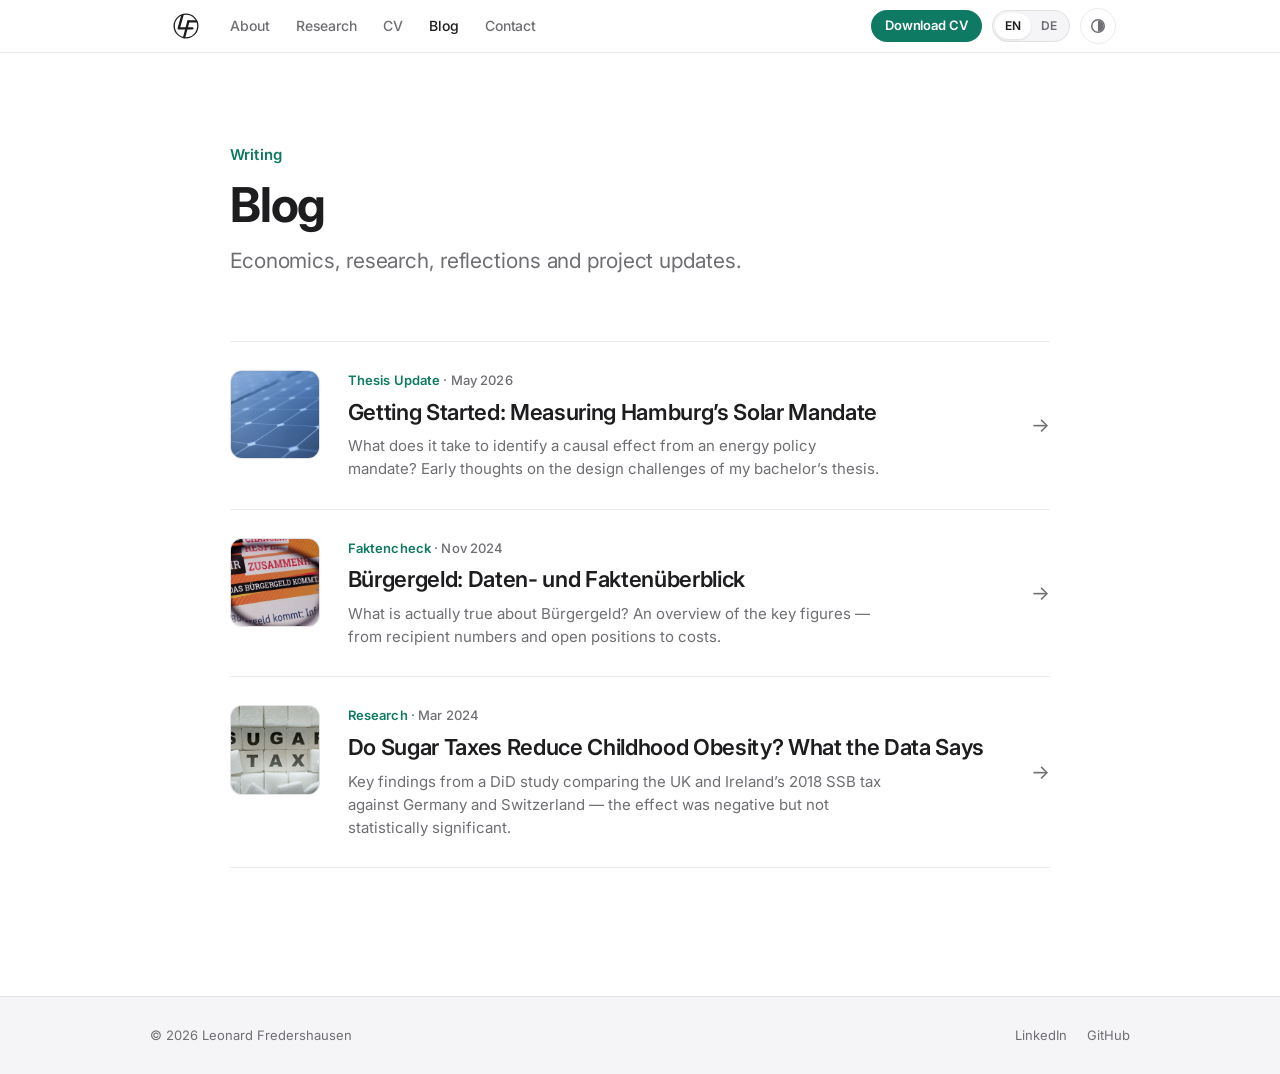
<file: blog/index.html>
<!DOCTYPE html>
<html lang="en" class="no-js">
<head>
  <meta charset="UTF-8" />
  <meta name="viewport" content="width=device-width, initial-scale=1.0" />
  <title>Blog — Leonard Fredershausen</title>
  <meta name="description" content="Writing on economics, research, and ideas by Leonard Fredershausen." />
  <meta property="og:type" content="website" />
  <meta property="og:title" content="Blog — Leonard Fredershausen" />
  <meta property="og:description" content="Writing on economics, research, and ideas by Leonard Fredershausen." />
  <meta property="og:url" content="https://lhausen.github.io/blog/" />
  <meta name="twitter:card" content="summary" />
  <meta name="twitter:title" content="Blog — Leonard Fredershausen" />
  <meta name="twitter:description" content="Writing on economics, research, and ideas by Leonard Fredershausen." />
  <link rel="icon" type="image/svg+xml" href="../favicon.svg" />
  <script>(function(){try{var d=document.documentElement,t=d.dataset.themeLock||localStorage.getItem('theme');if(t!=='dark'&&t!=='light')t=matchMedia('(prefers-color-scheme: dark)').matches?'dark':'light';d.dataset.theme=t;}catch(e){}})();</script>
  <link rel="preconnect" href="https://fonts.googleapis.com" />
  <link rel="preconnect" href="https://fonts.gstatic.com" crossorigin />
  <link href="https://fonts.googleapis.com/css2?family=Inter:wght@400;500;600;700&display=swap" rel="stylesheet" />
  <link rel="stylesheet" href="../style.css" />
</head>
<body>
<a class="skip-link" href="#main-content">Skip to main content</a>

<header class="site-nav">
  <div class="site-nav__inner">
    <a class="site-nav__logo" href="../index.html" aria-label="Leonard Fredershausen — Home">
      <svg width="26" height="26" viewBox="0 0 200 200" aria-hidden="true"><defs><clipPath id="lf-clip"><circle cx="100" cy="100" r="95"/></clipPath></defs><circle cx="100" cy="100" r="91" fill="none" stroke="currentColor" stroke-width="10"/><g clip-path="url(#lf-clip)" fill="none" stroke="currentColor" stroke-width="18" stroke-linecap="round" stroke-linejoin="round"><polyline points="74,13 44,118 104,118"/><line x1="118" y1="65" x2="85" y2="190"/><line x1="118" y1="65" x2="184" y2="65"/><line x1="104" y1="118" x2="148" y2="118"/></g></svg>
    </a>
    <nav class="site-nav__links" aria-label="Primary">
      <a class="site-nav__link" href="../index.html#about" data-en="About" data-de="Über mich">About</a>
      <a class="site-nav__link" href="../index.html#research" data-en="Research" data-de="Forschung">Research</a>
      <a class="site-nav__link" href="../index.html#cv" data-en="CV" data-de="Lebenslauf">CV</a>
      <a class="site-nav__link" href="index.html" aria-current="page">Blog</a>
      <a class="site-nav__link" href="../index.html#contact" data-en="Contact" data-de="Kontakt">Contact</a>
    </nav>
    <div class="site-nav__actions">
      <a class="btn-cv" href="../Leonard_Fredershausen_CV.pdf" download data-en="Download CV" data-de="Lebenslauf (PDF)">Download CV</a>
      <div class="lang-switch" role="group" aria-label="Language">
        <button type="button" data-lang-set="en" aria-pressed="true">EN</button>
        <button type="button" data-lang-set="de" aria-pressed="false">DE</button>
      </div>
      <button type="button" class="theme-btn" data-theme-toggle aria-label="Toggle dark mode">
        <svg width="16" height="16" viewBox="0 0 16 16" aria-hidden="true"><circle cx="8" cy="8" r="6.25" fill="none" stroke="currentColor" stroke-width="1.5"/><path d="M8 2.5a5.5 5.5 0 0 1 0 11z" fill="currentColor"/></svg>
      </button>
    </div>
    <div class="site-nav__mobile">
      <button type="button" class="theme-btn theme-btn--flat" data-theme-toggle aria-label="Toggle dark mode">
        <svg width="18" height="18" viewBox="0 0 16 16" aria-hidden="true"><circle cx="8" cy="8" r="6.25" fill="none" stroke="currentColor" stroke-width="1.5"/><path d="M8 2.5a5.5 5.5 0 0 1 0 11z" fill="currentColor"/></svg>
      </button>
      <button type="button" class="menu-btn" data-menu-toggle aria-label="Menu" aria-expanded="false"><span></span><span></span></button>
    </div>
  </div>
  <div class="site-nav__menu" data-menu hidden>
    <nav aria-label="Primary">
      <a class="site-nav__menu-link" href="../index.html#about" data-en="About" data-de="Über mich">About</a>
      <a class="site-nav__menu-link" href="../index.html#research" data-en="Research" data-de="Forschung">Research</a>
      <a class="site-nav__menu-link" href="../index.html#cv" data-en="CV" data-de="Lebenslauf">CV</a>
      <a class="site-nav__menu-link" href="index.html" aria-current="page">Blog</a>
      <a class="site-nav__menu-link" href="../index.html#contact" data-en="Contact" data-de="Kontakt">Contact</a>
    </nav>
    <div class="site-nav__menu-row">
      <div class="lang-switch lang-switch--lg" role="group" aria-label="Language">
        <button type="button" data-lang-set="en" aria-pressed="true">EN</button>
        <button type="button" data-lang-set="de" aria-pressed="false">DE</button>
      </div>
      <a class="btn-cv btn-cv--lg" href="../Leonard_Fredershausen_CV.pdf" download data-en="Download CV" data-de="Lebenslauf (PDF)">Download CV</a>
    </div>
  </div>
</header>

<main id="main-content">
  <section class="page-head">
    <div class="container--narrow">
      <p class="eyebrow" data-en="Writing" data-de="Texte">Writing</p>
      <h1 class="page-title">Blog</h1>
      <p class="lead" data-en="Economics, research, reflections and project updates." data-de="Wirtschaft, Forschung, Reflexionen und Projektupdates.">Economics, research, reflections and project updates.</p>

      <div class="post-list">

        <a class="post-item" href="posts/hamburg-solar-mandate.html">
          <div class="post-item__thumb"><img src="posts/img/solar-thumb.jpg" alt="" width="480" height="480" loading="lazy"></div>
          <div class="post-item__main">
            <p class="post-item__meta"><span class="post-item__cat" data-en="Thesis Update" data-de="Thesis-Update">Thesis Update</span> · <span data-en="May 2026" data-de="Mai 2026">May 2026</span></p>
            <h2 class="post-item__title" data-en="Getting Started: Measuring Hamburg’s Solar Mandate" data-de="Einstieg: Messung der Hamburger Solardachpflicht">Getting Started: Measuring Hamburg’s Solar Mandate</h2>
            <p class="post-item__excerpt" data-en="What does it take to identify a causal effect from an energy policy mandate? Early thoughts on the design challenges of my bachelor’s thesis." data-de="Was braucht es, um einen Kausaleffekt aus einem energiepolitischen Mandat zu identifizieren? Erste Überlegungen zu den methodischen Herausforderungen meiner Bachelorarbeit.">What does it take to identify a causal effect from an energy policy mandate? Early thoughts on the design challenges of my bachelor’s thesis.</p>
          </div>
          <span class="post-item__arrow" aria-hidden="true">→</span>
        </a>

        <a class="post-item" href="posts/buergergeld-faktencheck.html">
          <div class="post-item__thumb"><img src="posts/img/buergergeld-thumb.jpg" alt="" width="480" height="480" loading="lazy"></div>
          <div class="post-item__main">
            <p class="post-item__meta"><span class="post-item__cat">Faktencheck</span> · <span data-en="Nov 2024" data-de="Nov. 2024">Nov 2024</span></p>
            <h2 class="post-item__title">Bürgergeld: Daten- und Faktenüberblick</h2>
            <p class="post-item__excerpt" data-en="What is actually true about Bürgergeld? An overview of the key figures — from recipient numbers and open positions to costs." data-de="Was stimmt beim Bürgergeld wirklich? Ein Überblick über die wichtigsten Kennzahlen — von Empfängerzahlen über offene Stellen bis zu den Kosten.">What is actually true about Bürgergeld? An overview of the key figures — from recipient numbers and open positions to costs.</p>
          </div>
          <span class="post-item__arrow" aria-hidden="true">→</span>
        </a>

        <a class="post-item" href="posts/ssb-tax-obesity-findings.html">
          <div class="post-item__thumb"><img src="posts/img/sugar-thumb.jpg" alt="" width="480" height="480" loading="lazy"></div>
          <div class="post-item__main">
            <p class="post-item__meta"><span class="post-item__cat" data-en="Research" data-de="Forschung">Research</span> · <span data-en="Mar 2024" data-de="März 2024">Mar 2024</span></p>
            <h2 class="post-item__title" data-en="Do Sugar Taxes Reduce Childhood Obesity? What the Data Says" data-de="Reduzieren Zuckersteuern Adipositas bei Kindern? Was die Daten sagen">Do Sugar Taxes Reduce Childhood Obesity? What the Data Says</h2>
            <p class="post-item__excerpt" data-en="Key findings from a DiD study comparing the UK and Ireland’s 2018 SSB tax against Germany and Switzerland — the effect was negative but not statistically significant." data-de="Kernergebnisse einer DiD-Studie, die die britisch-irische Zuckersteuer 2018 mit Deutschland und der Schweiz vergleicht — der Effekt war negativ, aber nicht statistisch signifikant.">Key findings from a DiD study comparing the UK and Ireland’s 2018 SSB tax against Germany and Switzerland — the effect was negative but not statistically significant.</p>
          </div>
          <span class="post-item__arrow" aria-hidden="true">→</span>
        </a>

      </div>
    </div>
  </section>
</main>

<footer class="site-footer">
  <div class="site-footer__inner">
    <span>© 2026 Leonard Fredershausen</span>
    <span class="site-footer__links"><a href="https://linkedin.com/in/leonardfredershausen/" target="_blank" rel="noopener">LinkedIn</a><a href="https://github.com/lhausen" target="_blank" rel="noopener">GitHub</a></span>
  </div>
</footer>

<script src="../site.js"></script>
</body>
</html>
</file>
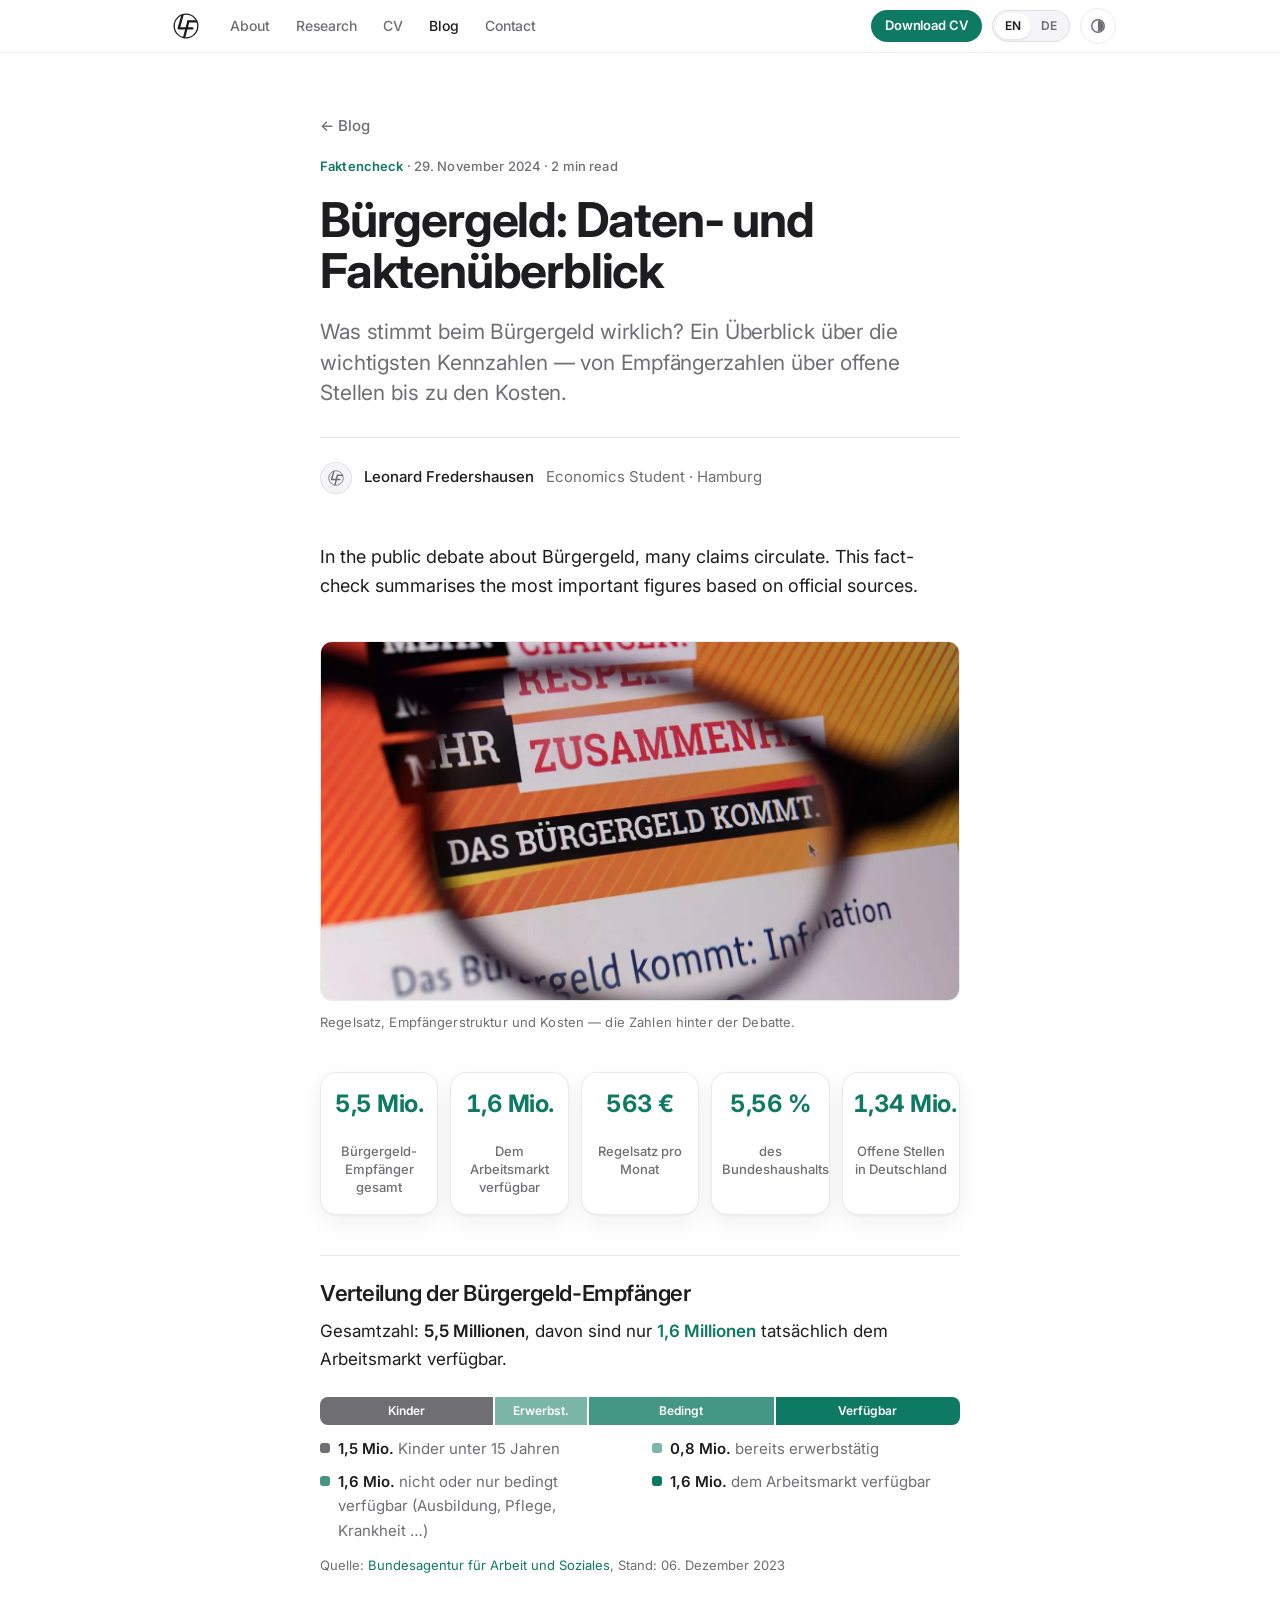
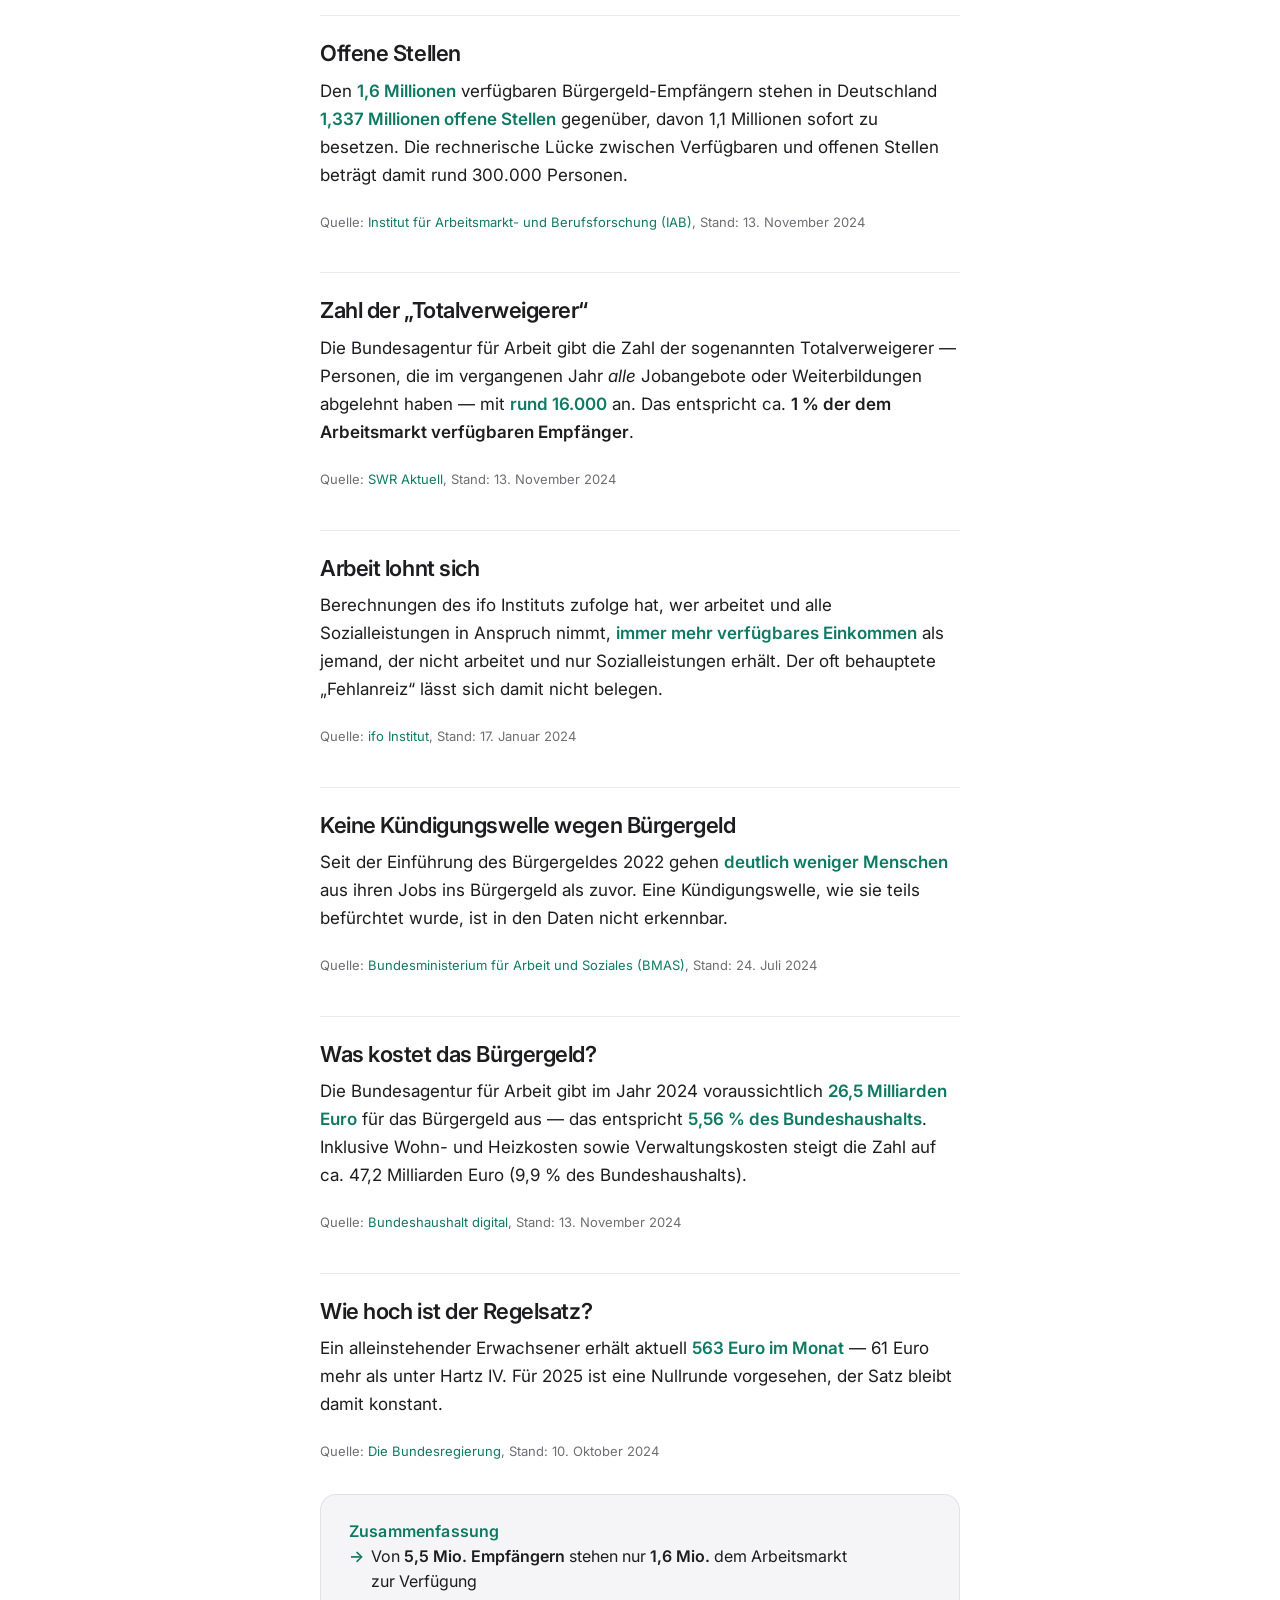
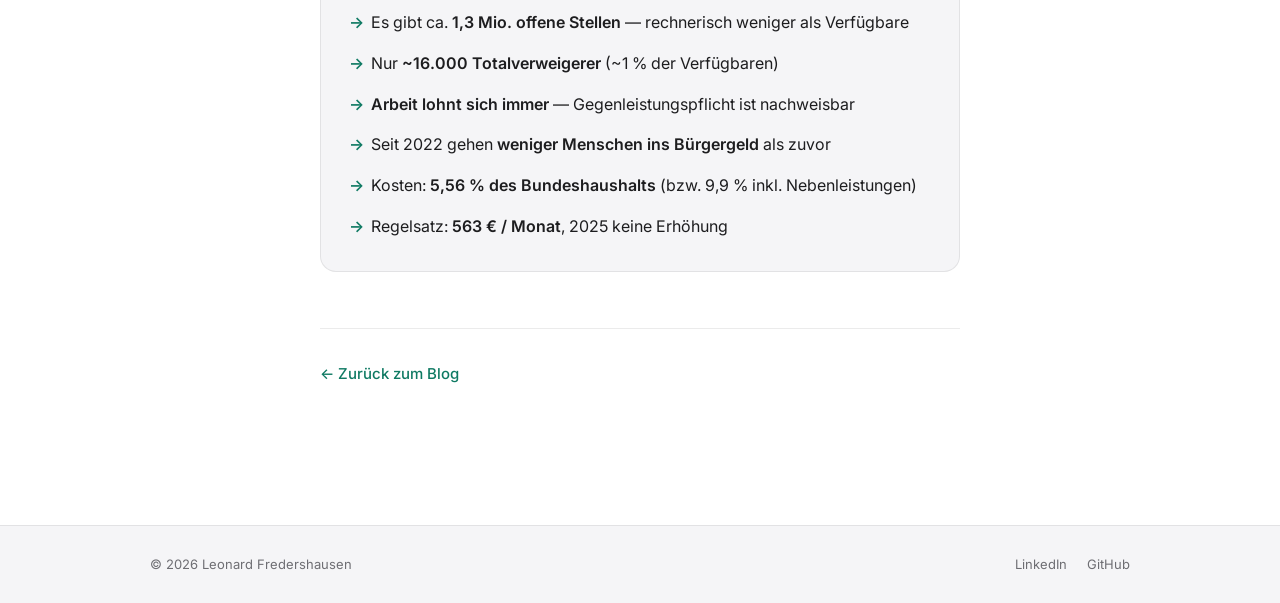
<file: blog/posts/buergergeld-faktencheck.html>
<!DOCTYPE html>
<html lang="de" class="no-js">
<head>
  <meta charset="UTF-8" />
  <meta name="viewport" content="width=device-width, initial-scale=1.0" />
  <title>Bürgergeld: Daten- und Faktenüberblick — Leonard Fredershausen</title>
  <meta name="description" content="Was stimmt beim Bürgergeld wirklich? Ein Überblick über die wichtigsten Kennzahlen." />
  <meta property="og:type" content="article" />
  <meta property="og:title" content="Bürgergeld: Daten- und Faktenüberblick" />
  <meta property="og:description" content="Was stimmt beim Bürgergeld wirklich? Ein Überblick über die wichtigsten Kennzahlen auf Basis offizieller Quellen." />
  <meta property="og:url" content="https://lhausen.github.io/blog/posts/buergergeld-faktencheck.html" />
  <meta property="og:image" content="https://lhausen.github.io/blog/posts/img/buergergeld-hero.jpg" />
  <meta name="twitter:card" content="summary_large_image" />
  <meta name="twitter:title" content="Bürgergeld: Daten- und Faktenüberblick" />
  <meta name="twitter:description" content="Was stimmt beim Bürgergeld wirklich? Ein Überblick über die wichtigsten Kennzahlen auf Basis offizieller Quellen." />
  <link rel="icon" type="image/svg+xml" href="../../favicon.svg" />
  <script>(function(){try{var d=document.documentElement,t=d.dataset.themeLock||localStorage.getItem('theme');if(t!=='dark'&&t!=='light')t=matchMedia('(prefers-color-scheme: dark)').matches?'dark':'light';d.dataset.theme=t;}catch(e){}})();</script>
  <link rel="preconnect" href="https://fonts.googleapis.com" />
  <link rel="preconnect" href="https://fonts.gstatic.com" crossorigin />
  <link href="https://fonts.googleapis.com/css2?family=Inter:wght@400;500;600;700&display=swap" rel="stylesheet" />
  <link rel="stylesheet" href="../../style.css" />
  <link rel="stylesheet" href="../../post.css" />
</head>
<body>
<a class="skip-link" href="#main-content">Zum Inhalt springen</a>

<header class="site-nav">
  <div class="site-nav__inner">
    <a class="site-nav__logo" href="../../index.html" aria-label="Leonard Fredershausen — Home">
      <svg width="26" height="26" viewBox="0 0 200 200" aria-hidden="true"><defs><clipPath id="lf-clip"><circle cx="100" cy="100" r="95"/></clipPath></defs><circle cx="100" cy="100" r="91" fill="none" stroke="currentColor" stroke-width="10"/><g clip-path="url(#lf-clip)" fill="none" stroke="currentColor" stroke-width="18" stroke-linecap="round" stroke-linejoin="round"><polyline points="74,13 44,118 104,118"/><line x1="118" y1="65" x2="85" y2="190"/><line x1="118" y1="65" x2="184" y2="65"/><line x1="104" y1="118" x2="148" y2="118"/></g></svg>
    </a>
    <nav class="site-nav__links" aria-label="Primary">
      <a class="site-nav__link" href="../../index.html#about" data-en="About" data-de="Über mich">About</a>
      <a class="site-nav__link" href="../../index.html#research" data-en="Research" data-de="Forschung">Research</a>
      <a class="site-nav__link" href="../../index.html#cv" data-en="CV" data-de="Lebenslauf">CV</a>
      <a class="site-nav__link" href="../index.html" aria-current="page">Blog</a>
      <a class="site-nav__link" href="../../index.html#contact" data-en="Contact" data-de="Kontakt">Contact</a>
    </nav>
    <div class="site-nav__actions">
      <a class="btn-cv" href="../../Leonard_Fredershausen_CV.pdf" download data-en="Download CV" data-de="Lebenslauf (PDF)">Download CV</a>
      <div class="lang-switch" role="group" aria-label="Language">
        <button type="button" data-lang-set="en" aria-pressed="true">EN</button>
        <button type="button" data-lang-set="de" aria-pressed="false">DE</button>
      </div>
      <button type="button" class="theme-btn" data-theme-toggle aria-label="Toggle dark mode">
        <svg width="16" height="16" viewBox="0 0 16 16" aria-hidden="true"><circle cx="8" cy="8" r="6.25" fill="none" stroke="currentColor" stroke-width="1.5"/><path d="M8 2.5a5.5 5.5 0 0 1 0 11z" fill="currentColor"/></svg>
      </button>
    </div>
    <div class="site-nav__mobile">
      <button type="button" class="theme-btn theme-btn--flat" data-theme-toggle aria-label="Toggle dark mode">
        <svg width="18" height="18" viewBox="0 0 16 16" aria-hidden="true"><circle cx="8" cy="8" r="6.25" fill="none" stroke="currentColor" stroke-width="1.5"/><path d="M8 2.5a5.5 5.5 0 0 1 0 11z" fill="currentColor"/></svg>
      </button>
      <button type="button" class="menu-btn" data-menu-toggle aria-label="Menu" aria-expanded="false"><span></span><span></span></button>
    </div>
  </div>
  <div class="site-nav__menu" data-menu hidden>
    <nav aria-label="Primary">
      <a class="site-nav__menu-link" href="../../index.html#about" data-en="About" data-de="Über mich">About</a>
      <a class="site-nav__menu-link" href="../../index.html#research" data-en="Research" data-de="Forschung">Research</a>
      <a class="site-nav__menu-link" href="../../index.html#cv" data-en="CV" data-de="Lebenslauf">CV</a>
      <a class="site-nav__menu-link" href="../index.html" aria-current="page">Blog</a>
      <a class="site-nav__menu-link" href="../../index.html#contact" data-en="Contact" data-de="Kontakt">Contact</a>
    </nav>
    <div class="site-nav__menu-row">
      <div class="lang-switch lang-switch--lg" role="group" aria-label="Language">
        <button type="button" data-lang-set="en" aria-pressed="true">EN</button>
        <button type="button" data-lang-set="de" aria-pressed="false">DE</button>
      </div>
      <a class="btn-cv btn-cv--lg" href="../../Leonard_Fredershausen_CV.pdf" download data-en="Download CV" data-de="Lebenslauf (PDF)">Download CV</a>
    </div>
  </div>
</header>

<main id="main-content">
<article class="post">
  <a class="post__back" href="../index.html">← Blog</a>

  <header class="post__header">
    <p class="post__meta"><span class="post__cat">Faktencheck</span> · 29. November 2024 · <span id="reading-time" data-en="4 min read" data-de="4 Min. Lesezeit">4 Min. Lesezeit</span></p>
    <h1 class="post__title">Bürgergeld: Daten- und Faktenüberblick</h1>
    <p class="post__dek">Was stimmt beim Bürgergeld wirklich? Ein Überblick über die wichtigsten Kennzahlen — von Empfängerzahlen über offene Stellen bis zu den Kosten.</p>
    <div class="post__author">
      <span class="post__author-mark" aria-hidden="true"><svg width="16" height="16" viewBox="0 0 200 200"><defs><clipPath id="lf-clip-a"><circle cx="100" cy="100" r="95"/></clipPath></defs><circle cx="100" cy="100" r="91" fill="none" stroke="currentColor" stroke-width="10"/><g clip-path="url(#lf-clip-a)" fill="none" stroke="currentColor" stroke-width="18" stroke-linecap="round" stroke-linejoin="round"><polyline points="74,13 44,118 104,118"/><line x1="118" y1="65" x2="85" y2="190"/><line x1="118" y1="65" x2="184" y2="65"/><line x1="104" y1="118" x2="148" y2="118"/></g></svg></span>
      <span class="post__author-name">Leonard Fredershausen</span>
      <span class="post__author-role" data-en="Economics Student · Hamburg" data-de="Wirtschaftsstudent · Hamburg">Wirtschaftsstudent · Hamburg</span>
    </div>
  </header>

  <div class="post__body">
    <p data-en="In the public debate about Bürgergeld, many claims circulate. This fact-check summarises the most important figures based on official sources." data-de="In der öffentlichen Debatte über das Bürgergeld kursieren viele Behauptungen. Dieser Faktencheck fasst die wichtigsten Kennzahlen auf Basis offizieller Quellen zusammen.">In der öffentlichen Debatte über das Bürgergeld kursieren viele Behauptungen. Dieser Faktencheck fasst die wichtigsten Kennzahlen auf Basis offizieller Quellen zusammen.</p>

    <figure>
      <img src="img/buergergeld-hero.jpg" alt="Bürgergeld" width="1288" height="724">
      <figcaption>Regelsatz, Empfängerstruktur und Kosten — die Zahlen hinter der Debatte.</figcaption>
    </figure>

    <div class="stat-grid">
      <div class="stat"><p class="stat__num">5,5 Mio.</p><p class="stat__label">Bürgergeld-Empfänger gesamt</p></div>
      <div class="stat"><p class="stat__num">1,6 Mio.</p><p class="stat__label">Dem Arbeitsmarkt verfügbar</p></div>
      <div class="stat"><p class="stat__num">563 €</p><p class="stat__label">Regelsatz pro Monat</p></div>
      <div class="stat"><p class="stat__num">5,56 %</p><p class="stat__label">des Bundeshaushalts</p></div>
      <div class="stat"><p class="stat__num">1,34 Mio.</p><p class="stat__label">Offene Stellen in Deutschland</p></div>
    </div>

    <section class="fact">
      <h2>Verteilung der Bürgergeld-Empfänger</h2>
      <p>Gesamtzahl: <strong>5,5 Millionen</strong>, davon sind nur <span class="highlight">1,6 Millionen</span> tatsächlich dem Arbeitsmarkt verfügbar.</p>
      <div class="dist-bar" aria-hidden="true">
        <div class="dist-seg dist-seg--1">Kinder</div>
        <div class="dist-seg dist-seg--2">Erwerbst.</div>
        <div class="dist-seg dist-seg--3">Bedingt</div>
        <div class="dist-seg dist-seg--4">Verfügbar</div>
      </div>
      <div class="dist-legend">
        <div><span class="dot dot--1"></span><span><strong>1,5 Mio.</strong> Kinder unter 15 Jahren</span></div>
        <div><span class="dot dot--2"></span><span><strong>0,8 Mio.</strong> bereits erwerbstätig</span></div>
        <div><span class="dot dot--3"></span><span><strong>1,6 Mio.</strong> nicht oder nur bedingt verfügbar (Ausbildung, Pflege, Krankheit …)</span></div>
        <div><span class="dot dot--4"></span><span><strong>1,6 Mio.</strong> dem Arbeitsmarkt verfügbar</span></div>
      </div>
      <span class="source">Quelle: <a href="https://www.bmas.de/DE/Arbeit/Grundsicherung-Buergergeld/grundsicherung-buergergeld.html" target="_blank" rel="noopener">Bundesagentur für Arbeit und Soziales</a>, Stand: 06. Dezember 2023</span>
    </section>

    <section class="fact">
      <h2>Offene Stellen</h2>
      <p>Den <span class="highlight">1,6 Millionen</span> verfügbaren Bürgergeld-Empfängern stehen in Deutschland <span class="highlight">1,337 Millionen offene Stellen</span> gegenüber, davon 1,1 Millionen sofort zu besetzen. Die rechnerische Lücke zwischen Verfügbaren und offenen Stellen beträgt damit rund 300.000 Personen.</p>
      <span class="source">Quelle: <a href="https://iab.de/das-iab/befragungen/iab-stellenerhebung/aktuelle-ergebnisse/" target="_blank" rel="noopener">Institut für Arbeitsmarkt- und Berufsforschung (IAB)</a>, Stand: 13. November 2024</span>
    </section>

    <section class="fact">
      <h2>Zahl der „Totalverweigerer“</h2>
      <p>Die Bundesagentur für Arbeit gibt die Zahl der sogenannten Totalverweigerer — Personen, die im vergangenen Jahr <em>alle</em> Jobangebote oder Weiterbildungen abgelehnt haben — mit <span class="highlight">rund 16.000</span> an. Das entspricht ca. <strong>1 % der dem Arbeitsmarkt verfügbaren Empfänger</strong>.</p>
      <span class="source">Quelle: <a href="https://www.swr.de/swraktuell/baden-wuerttemberg/streit-buergergeld-streichen-totalverweigerer-bw-100.html" target="_blank" rel="noopener">SWR Aktuell</a>, Stand: 13. November 2024</span>
    </section>

    <section class="fact">
      <h2>Arbeit lohnt sich</h2>
      <p>Berechnungen des ifo Instituts zufolge hat, wer arbeitet und alle Sozialleistungen in Anspruch nimmt, <span class="highlight">immer mehr verfügbares Einkommen</span> als jemand, der nicht arbeitet und nur Sozialleistungen erhält. Der oft behauptete „Fehlanreiz“ lässt sich damit nicht belegen.</p>
      <span class="source">Quelle: <a href="https://www.ifo.de/pressemitteilung/2024-01-17/arbeit-fuehrt-deutschland-immer-zu-hoeheren-einkommen-als-nichtstun" target="_blank" rel="noopener">ifo Institut</a>, Stand: 17. Januar 2024</span>
    </section>

    <section class="fact">
      <h2>Keine Kündigungswelle wegen Bürgergeld</h2>
      <p>Seit der Einführung des Bürgergeldes 2022 gehen <span class="highlight">deutlich weniger Menschen</span> aus ihren Jobs ins Bürgergeld als zuvor. Eine Kündigungswelle, wie sie teils befürchtet wurde, ist in den Daten nicht erkennbar.</p>
      <span class="source">Quelle: <a href="https://www.bmas.de/DE/Arbeit/Grundsicherung-Buergergeld/grundsicherung-buergergeld.html" target="_blank" rel="noopener">Bundesministerium für Arbeit und Soziales (BMAS)</a>, Stand: 24. Juli 2024</span>
    </section>

    <section class="fact">
      <h2>Was kostet das Bürgergeld?</h2>
      <p>Die Bundesagentur für Arbeit gibt im Jahr 2024 voraussichtlich <span class="highlight">26,5 Milliarden Euro</span> für das Bürgergeld aus — das entspricht <span class="highlight">5,56 % des Bundeshaushalts</span>. Inklusive Wohn- und Heizkosten sowie Verwaltungskosten steigt die Zahl auf ca. 47,2 Milliarden Euro (9,9 % des Bundeshaushalts).</p>
      <span class="source">Quelle: <a href="https://www.bundeshaushalt.de/DE/Bundeshaushalt-digital/bundeshaushalt-digital.html" target="_blank" rel="noopener">Bundeshaushalt digital</a>, Stand: 13. November 2024</span>
    </section>

    <section class="fact">
      <h2>Wie hoch ist der Regelsatz?</h2>
      <p>Ein alleinstehender Erwachsener erhält aktuell <span class="highlight">563 Euro im Monat</span> — 61 Euro mehr als unter Hartz IV. Für 2025 ist eine Nullrunde vorgesehen, der Satz bleibt damit konstant.</p>
      <span class="source">Quelle: <a href="https://www.bundesregierung.de/breg-de/aktuelles/faq-zum-buergergeld-2149774" target="_blank" rel="noopener">Die Bundesregierung</a>, Stand: 10. Oktober 2024</span>
    </section>

    <aside class="callout">
      <p class="callout__label">Zusammenfassung</p>
      <ul>
        <li>Von <strong>5,5 Mio. Empfängern</strong> stehen nur <strong>1,6 Mio.</strong> dem Arbeitsmarkt zur Verfügung</li>
        <li>Es gibt ca. <strong>1,3 Mio. offene Stellen</strong> — rechnerisch weniger als Verfügbare</li>
        <li>Nur <strong>~16.000 Totalverweigerer</strong> (~1 % der Verfügbaren)</li>
        <li><strong>Arbeit lohnt sich immer</strong> — Gegenleistungspflicht ist nachweisbar</li>
        <li>Seit 2022 gehen <strong>weniger Menschen ins Bürgergeld</strong> als zuvor</li>
        <li>Kosten: <strong>5,56 % des Bundeshaushalts</strong> (bzw. 9,9 % inkl. Nebenleistungen)</li>
        <li>Regelsatz: <strong>563 € / Monat</strong>, 2025 keine Erhöhung</li>
      </ul>
    </aside>
  </div>

  <footer class="post__footer">
    <a class="link-arrow" href="../index.html">← Zurück zum Blog</a>
  </footer>
</article>
</main>

<footer class="site-footer">
  <div class="site-footer__inner">
    <span>© 2026 Leonard Fredershausen</span>
    <span class="site-footer__links"><a href="https://linkedin.com/in/leonardfredershausen/" target="_blank" rel="noopener">LinkedIn</a><a href="https://github.com/lhausen" target="_blank" rel="noopener">GitHub</a></span>
  </div>
</footer>

<script src="../../site.js"></script>
</body>
</html>
</file>
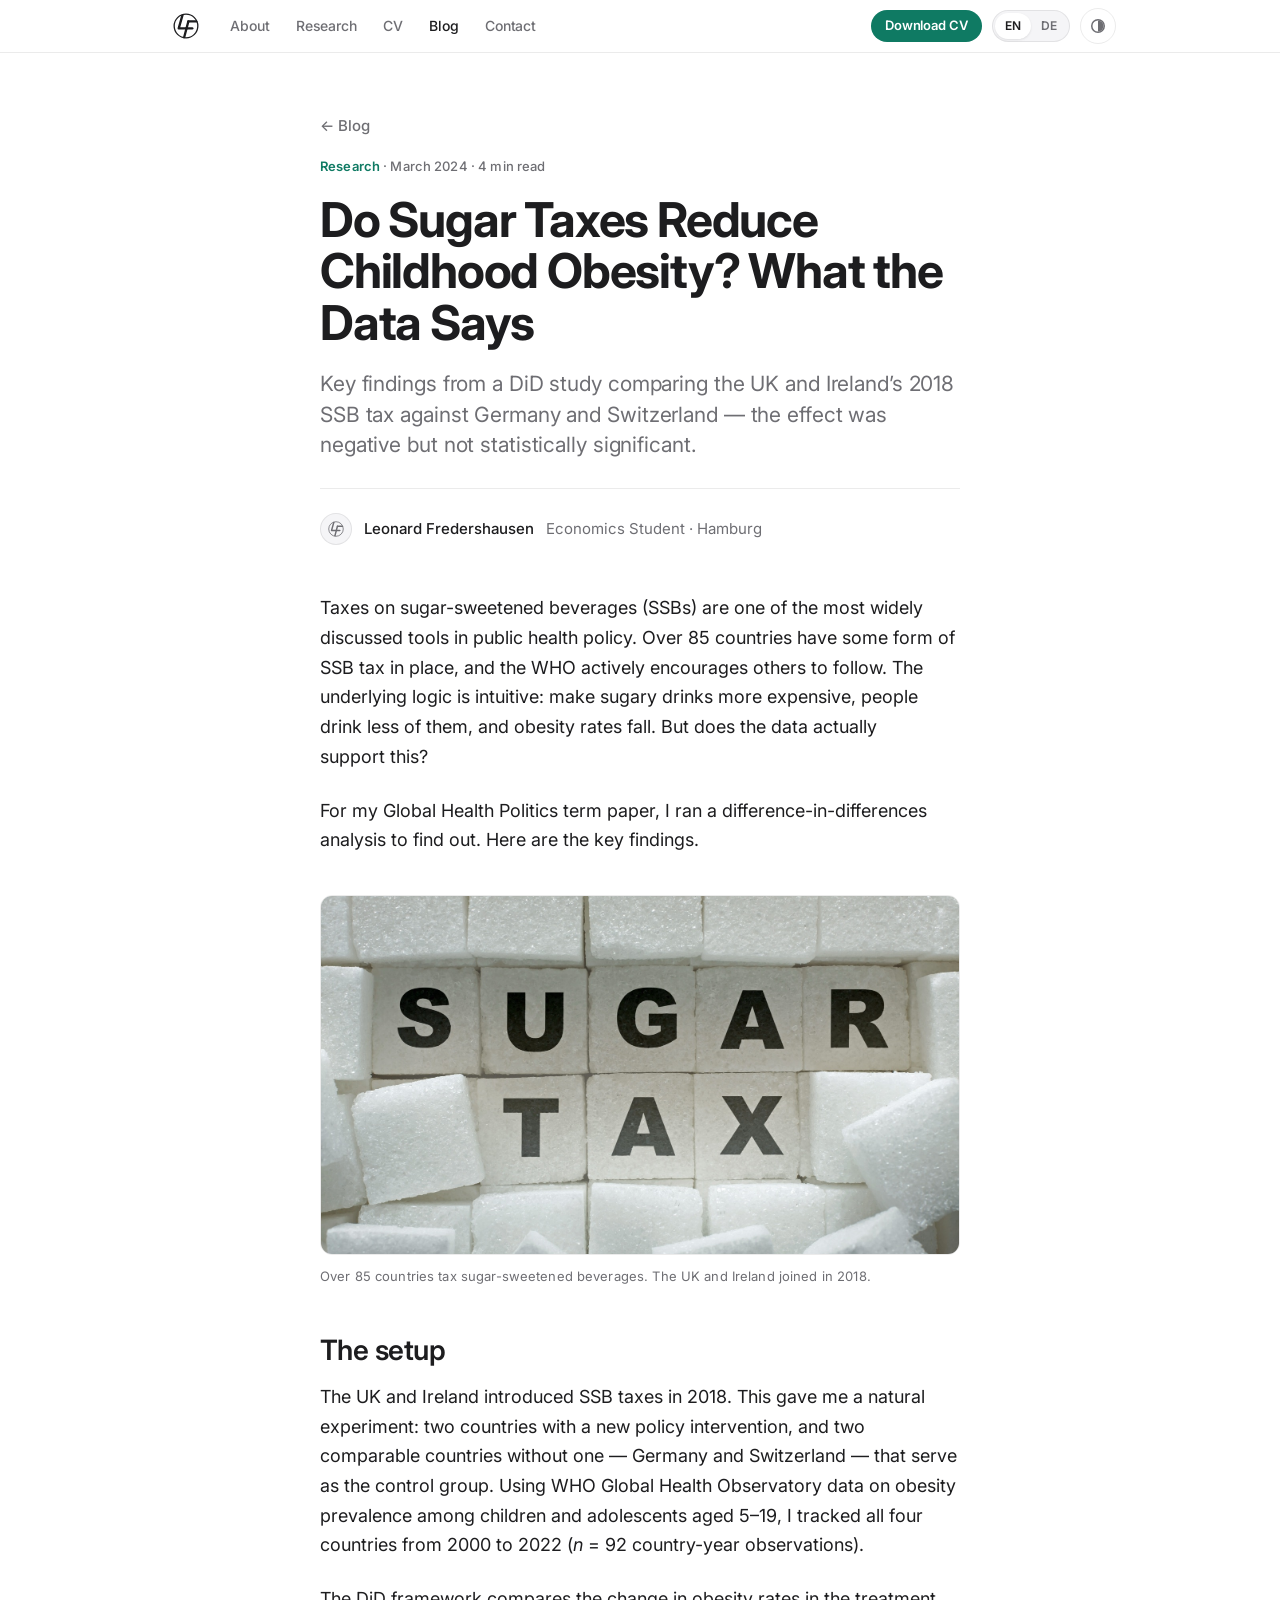
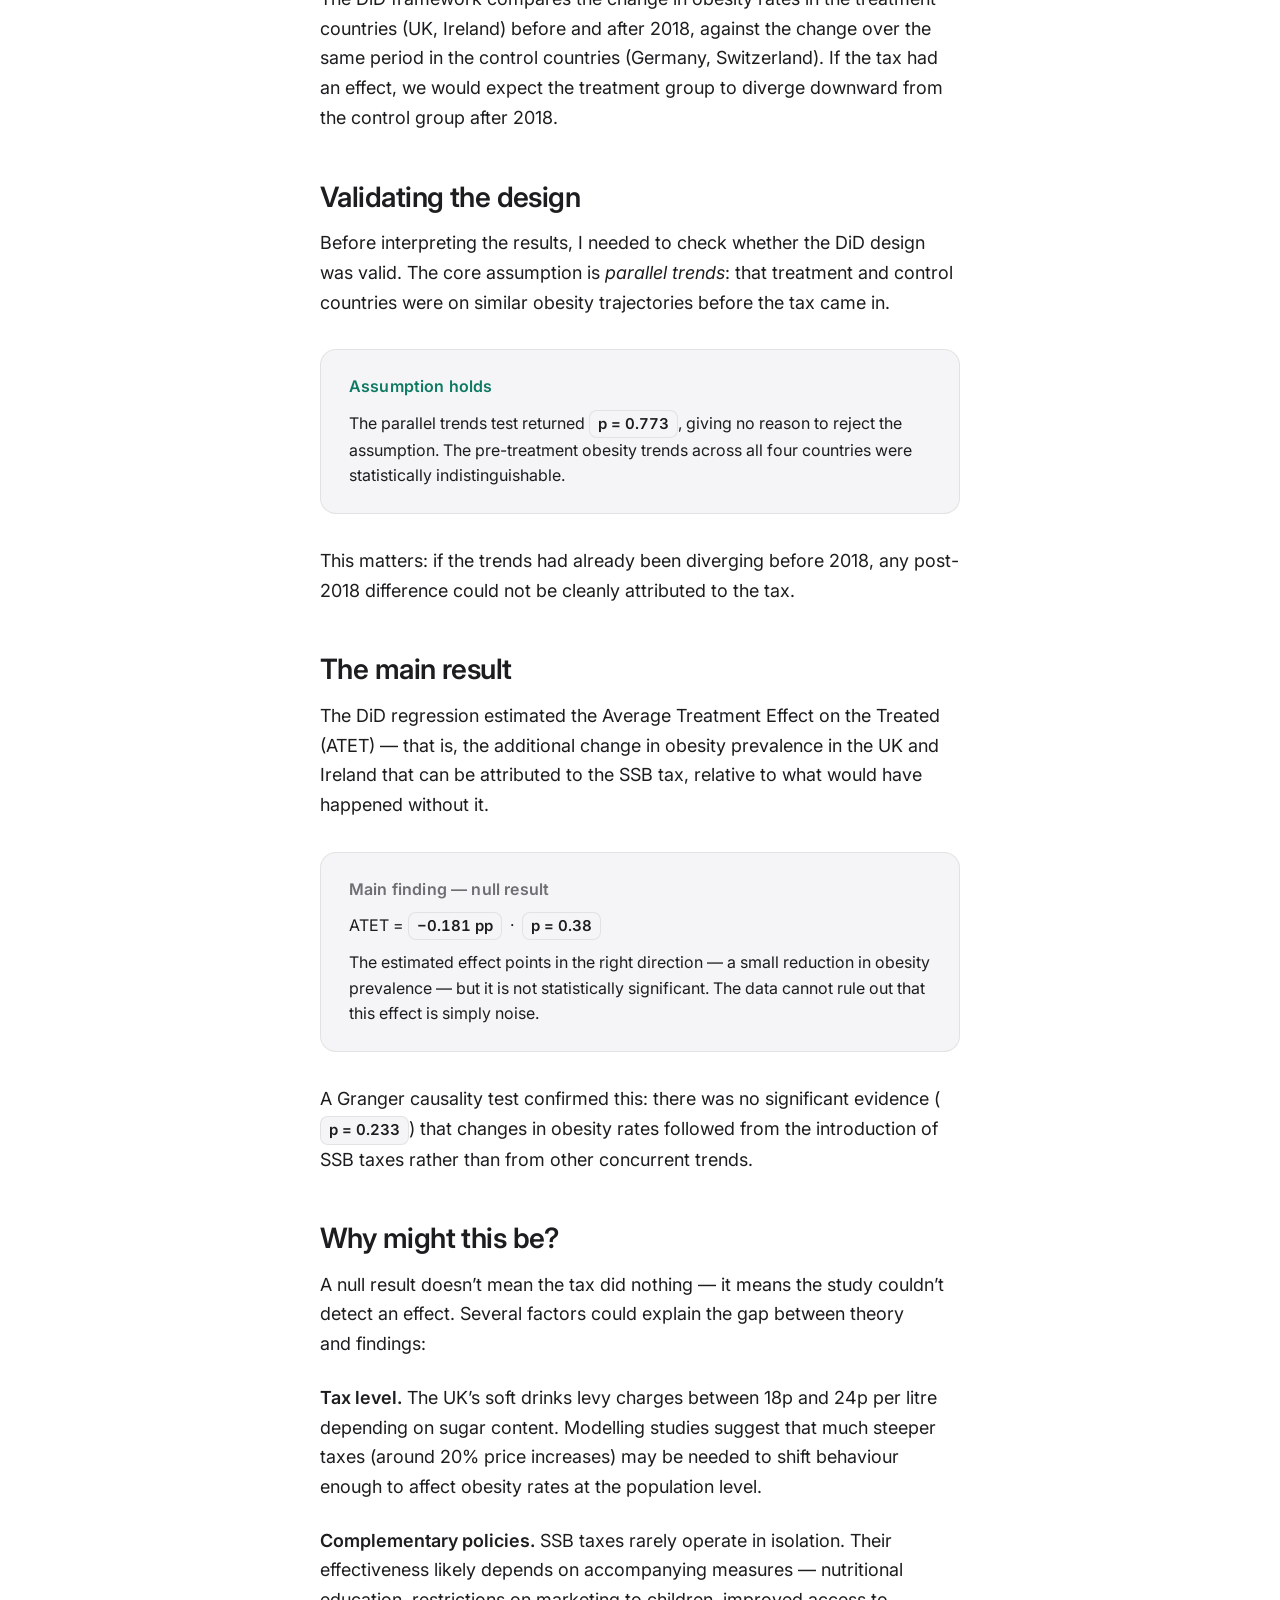
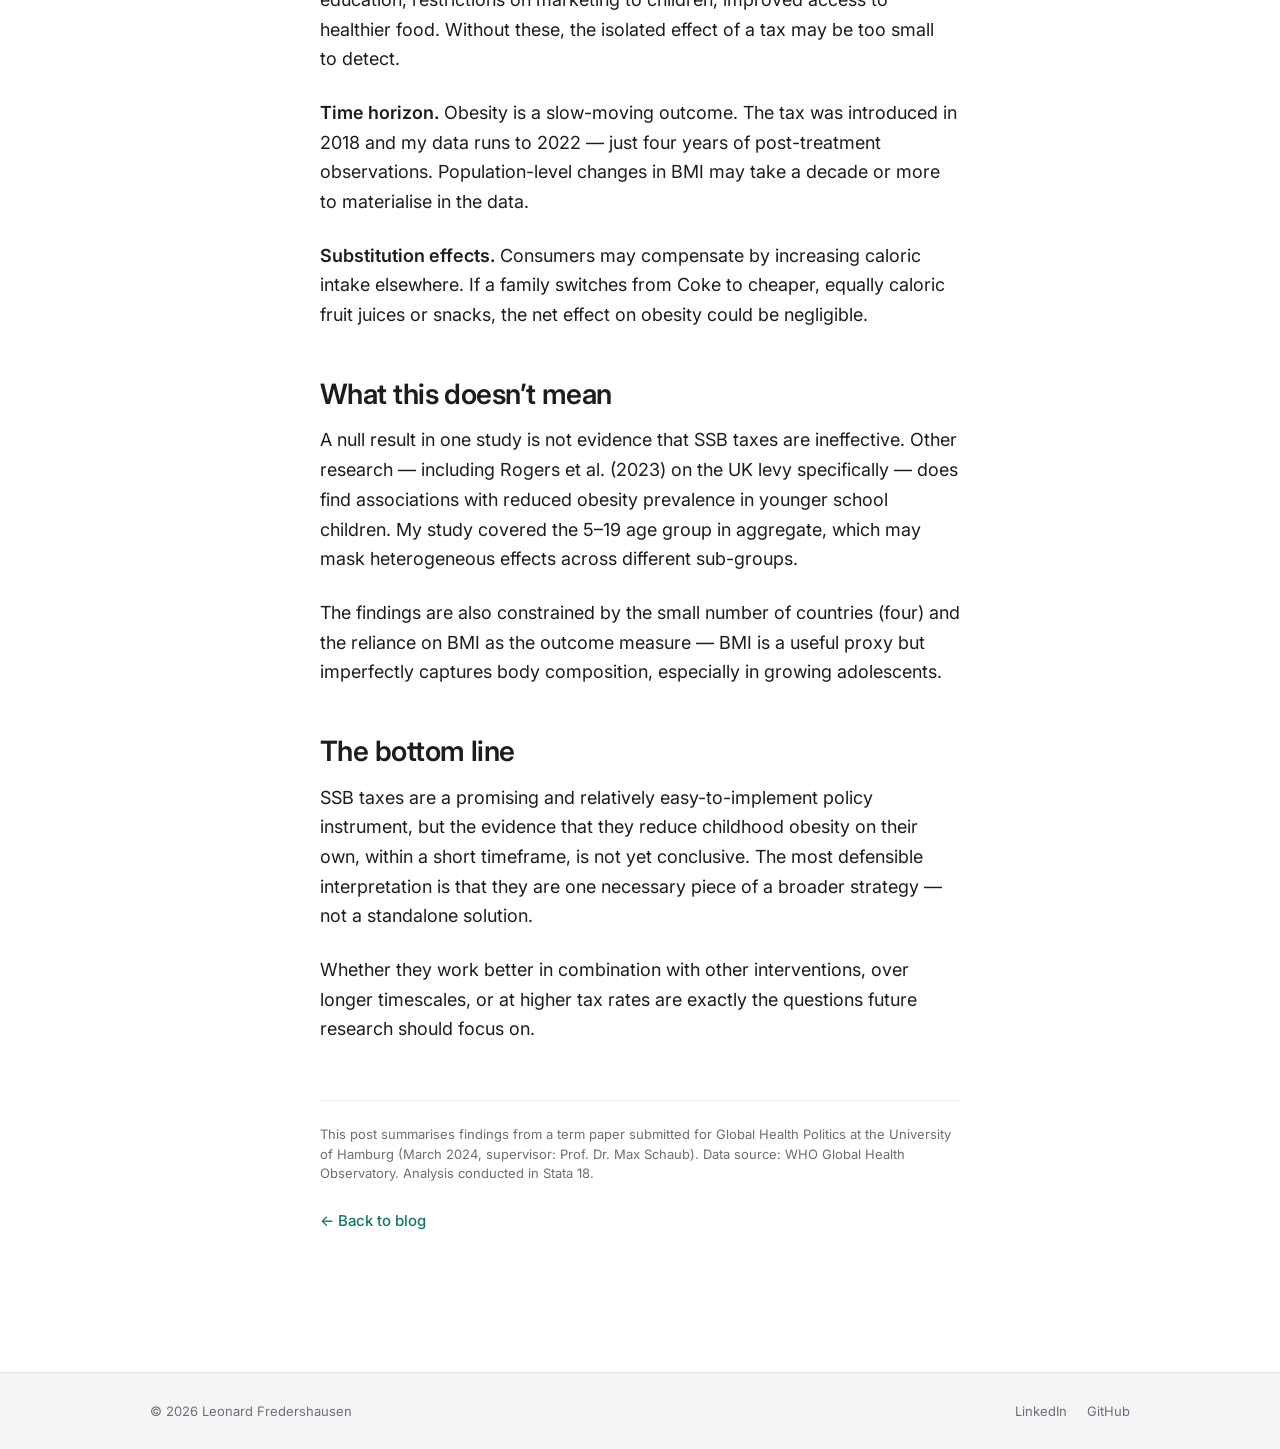
<file: blog/posts/ssb-tax-obesity-findings.html>
<!DOCTYPE html>
<html lang="en" class="no-js">
<head>
  <meta charset="UTF-8" />
  <meta name="viewport" content="width=device-width, initial-scale=1.0" />
  <title>Do Sugar Taxes Reduce Childhood Obesity? What the Data Says — Leonard Fredershausen</title>
  <meta name="description" content="Key findings from a difference-in-differences study on SSB taxes and childhood obesity in the UK, Ireland, Germany, and Switzerland." />
  <meta property="og:type" content="article" />
  <meta property="og:title" content="Do Sugar Taxes Reduce Childhood Obesity? What the Data Says" />
  <meta property="og:description" content="Key findings from a difference-in-differences study on SSB taxes and childhood obesity in the UK, Ireland, Germany, and Switzerland." />
  <meta property="og:url" content="https://lhausen.github.io/blog/posts/ssb-tax-obesity-findings.html" />
  <meta property="og:image" content="https://lhausen.github.io/blog/posts/img/sugar-hero.jpg" />
  <meta name="twitter:card" content="summary_large_image" />
  <meta name="twitter:title" content="Do Sugar Taxes Reduce Childhood Obesity? What the Data Says" />
  <meta name="twitter:description" content="Key findings from a difference-in-differences study on SSB taxes and childhood obesity in the UK, Ireland, Germany, and Switzerland." />
  <link rel="icon" type="image/svg+xml" href="../../favicon.svg" />
  <script>(function(){try{var d=document.documentElement,t=d.dataset.themeLock||localStorage.getItem('theme');if(t!=='dark'&&t!=='light')t=matchMedia('(prefers-color-scheme: dark)').matches?'dark':'light';d.dataset.theme=t;}catch(e){}})();</script>
  <link rel="preconnect" href="https://fonts.googleapis.com" />
  <link rel="preconnect" href="https://fonts.gstatic.com" crossorigin />
  <link href="https://fonts.googleapis.com/css2?family=Inter:wght@400;500;600;700&display=swap" rel="stylesheet" />
  <link rel="stylesheet" href="../../style.css" />
  <link rel="stylesheet" href="../../post.css" />
</head>
<body>
<a class="skip-link" href="#main-content">Skip to main content</a>

<header class="site-nav">
  <div class="site-nav__inner">
    <a class="site-nav__logo" href="../../index.html" aria-label="Leonard Fredershausen — Home">
      <svg width="26" height="26" viewBox="0 0 200 200" aria-hidden="true"><defs><clipPath id="lf-clip"><circle cx="100" cy="100" r="95"/></clipPath></defs><circle cx="100" cy="100" r="91" fill="none" stroke="currentColor" stroke-width="10"/><g clip-path="url(#lf-clip)" fill="none" stroke="currentColor" stroke-width="18" stroke-linecap="round" stroke-linejoin="round"><polyline points="74,13 44,118 104,118"/><line x1="118" y1="65" x2="85" y2="190"/><line x1="118" y1="65" x2="184" y2="65"/><line x1="104" y1="118" x2="148" y2="118"/></g></svg>
    </a>
    <nav class="site-nav__links" aria-label="Primary">
      <a class="site-nav__link" href="../../index.html#about" data-en="About" data-de="Über mich">About</a>
      <a class="site-nav__link" href="../../index.html#research" data-en="Research" data-de="Forschung">Research</a>
      <a class="site-nav__link" href="../../index.html#cv" data-en="CV" data-de="Lebenslauf">CV</a>
      <a class="site-nav__link" href="../index.html" aria-current="page">Blog</a>
      <a class="site-nav__link" href="../../index.html#contact" data-en="Contact" data-de="Kontakt">Contact</a>
    </nav>
    <div class="site-nav__actions">
      <a class="btn-cv" href="../../Leonard_Fredershausen_CV.pdf" download data-en="Download CV" data-de="Lebenslauf (PDF)">Download CV</a>
      <div class="lang-switch" role="group" aria-label="Language">
        <button type="button" data-lang-set="en" aria-pressed="true">EN</button>
        <button type="button" data-lang-set="de" aria-pressed="false">DE</button>
      </div>
      <button type="button" class="theme-btn" data-theme-toggle aria-label="Toggle dark mode">
        <svg width="16" height="16" viewBox="0 0 16 16" aria-hidden="true"><circle cx="8" cy="8" r="6.25" fill="none" stroke="currentColor" stroke-width="1.5"/><path d="M8 2.5a5.5 5.5 0 0 1 0 11z" fill="currentColor"/></svg>
      </button>
    </div>
    <div class="site-nav__mobile">
      <button type="button" class="theme-btn theme-btn--flat" data-theme-toggle aria-label="Toggle dark mode">
        <svg width="18" height="18" viewBox="0 0 16 16" aria-hidden="true"><circle cx="8" cy="8" r="6.25" fill="none" stroke="currentColor" stroke-width="1.5"/><path d="M8 2.5a5.5 5.5 0 0 1 0 11z" fill="currentColor"/></svg>
      </button>
      <button type="button" class="menu-btn" data-menu-toggle aria-label="Menu" aria-expanded="false"><span></span><span></span></button>
    </div>
  </div>
  <div class="site-nav__menu" data-menu hidden>
    <nav aria-label="Primary">
      <a class="site-nav__menu-link" href="../../index.html#about" data-en="About" data-de="Über mich">About</a>
      <a class="site-nav__menu-link" href="../../index.html#research" data-en="Research" data-de="Forschung">Research</a>
      <a class="site-nav__menu-link" href="../../index.html#cv" data-en="CV" data-de="Lebenslauf">CV</a>
      <a class="site-nav__menu-link" href="../index.html" aria-current="page">Blog</a>
      <a class="site-nav__menu-link" href="../../index.html#contact" data-en="Contact" data-de="Kontakt">Contact</a>
    </nav>
    <div class="site-nav__menu-row">
      <div class="lang-switch lang-switch--lg" role="group" aria-label="Language">
        <button type="button" data-lang-set="en" aria-pressed="true">EN</button>
        <button type="button" data-lang-set="de" aria-pressed="false">DE</button>
      </div>
      <a class="btn-cv btn-cv--lg" href="../../Leonard_Fredershausen_CV.pdf" download data-en="Download CV" data-de="Lebenslauf (PDF)">Download CV</a>
    </div>
  </div>
</header>

<main id="main-content">
<article class="post">
  <a class="post__back" href="../index.html" data-en="← Blog" data-de="← Blog">← Blog</a>

  <header class="post__header">
    <p class="post__meta"><span class="post__cat" data-en="Research" data-de="Forschung">Research</span> · <span data-en="March 2024" data-de="März 2024">March 2024</span> · <span id="reading-time" data-en="5 min read" data-de="5 Min. Lesezeit">5 min read</span></p>
    <h1 class="post__title" data-en="Do Sugar Taxes Reduce Childhood Obesity? What the Data Says" data-de="Reduzieren Zuckersteuern Adipositas bei Kindern? Was die Daten sagen">Do Sugar Taxes Reduce Childhood Obesity? What the Data Says</h1>
    <p class="post__dek" data-en="Key findings from a DiD study comparing the UK and Ireland’s 2018 SSB tax against Germany and Switzerland — the effect was negative but not statistically significant." data-de="Kernergebnisse einer DiD-Studie, die die britisch-irische Zuckersteuer 2018 mit Deutschland und der Schweiz vergleicht — der Effekt war negativ, aber nicht statistisch signifikant.">Key findings from a DiD study comparing the UK and Ireland’s 2018 SSB tax against Germany and Switzerland — the effect was negative but not statistically significant.</p>
    <div class="post__author">
      <span class="post__author-mark" aria-hidden="true"><svg width="16" height="16" viewBox="0 0 200 200"><defs><clipPath id="lf-clip-a"><circle cx="100" cy="100" r="95"/></clipPath></defs><circle cx="100" cy="100" r="91" fill="none" stroke="currentColor" stroke-width="10"/><g clip-path="url(#lf-clip-a)" fill="none" stroke="currentColor" stroke-width="18" stroke-linecap="round" stroke-linejoin="round"><polyline points="74,13 44,118 104,118"/><line x1="118" y1="65" x2="85" y2="190"/><line x1="118" y1="65" x2="184" y2="65"/><line x1="104" y1="118" x2="148" y2="118"/></g></svg></span>
      <span class="post__author-name">Leonard Fredershausen</span>
      <span class="post__author-role" data-en="Economics Student · Hamburg" data-de="Wirtschaftsstudent · Hamburg">Economics Student · Hamburg</span>
    </div>
  </header>

  <div class="post__body">
    <p data-en="Taxes on sugar-sweetened beverages (SSBs) are one of the most widely discussed tools in public health policy. Over 85 countries have some form of SSB tax in place, and the WHO actively encourages others to follow. The underlying logic is intuitive: make sugary drinks more expensive, people drink less of them, and obesity rates fall. But does the data actually support this?" data-de="Steuern auf zuckerhaltige Getränke (SSBs) gehören zu den meistdiskutierten Instrumenten der Gesundheitspolitik. Über 85 Länder haben irgendeine Form von SSB-Steuer eingeführt, und die WHO ermutigt andere aktiv zur Nachahmung. Die Logik dahinter ist intuitiv: Zuckergetränke teurer machen, weniger davon trinken, Adipositasraten sinken. Aber bestätigen die Daten das wirklich?">Taxes on sugar-sweetened beverages (SSBs) are one of the most widely discussed tools in public health policy. Over 85 countries have some form of SSB tax in place, and the WHO actively encourages others to follow. The underlying logic is intuitive: make sugary drinks more expensive, people drink less of them, and obesity rates fall. But does the data actually support this?</p>
    <p data-en="For my Global Health Politics term paper, I ran a difference-in-differences analysis to find out. Here are the key findings." data-de="Für meine Seminararbeit in Global Health Politics habe ich eine Difference-in-Differences-Analyse durchgeführt, um das herauszufinden. Hier sind die wichtigsten Ergebnisse.">For my Global Health Politics term paper, I ran a difference-in-differences analysis to find out. Here are the key findings.</p>

    <figure>
      <img src="img/sugar-hero.jpg" alt="Sugar tax policy" width="1600" height="1067">
      <figcaption data-en="Over 85 countries tax sugar-sweetened beverages. The UK and Ireland joined in 2018." data-de="Über 85 Länder besteuern zuckerhaltige Getränke. Großbritannien und Irland kamen 2018 dazu.">Over 85 countries tax sugar-sweetened beverages. The UK and Ireland joined in 2018.</figcaption>
    </figure>

    <h2 data-en="The setup" data-de="Der Aufbau">The setup</h2>
    <p data-en="The UK and Ireland introduced SSB taxes in 2018. This gave me a natural experiment: two countries with a new policy intervention, and two comparable countries without one — Germany and Switzerland — that serve as the control group. Using WHO Global Health Observatory data on obesity prevalence among children and adolescents aged 5–19, I tracked all four countries from 2000 to 2022 (<em>n</em> = 92 country-year observations)." data-de="Großbritannien und Irland führten 2018 SSB-Steuern ein. Das gab mir ein natürliches Experiment: zwei Länder mit einer neuen Politikintervention und zwei vergleichbare Länder ohne — Deutschland und die Schweiz — als Kontrollgruppe. Mit WHO-Daten zur Adipositasprävalenz bei Kindern und Jugendlichen zwischen 5 und 19 Jahren beobachtete ich alle vier Länder von 2000 bis 2022 (<em>n</em> = 92 Länder-Jahr-Beobachtungen).">The UK and Ireland introduced SSB taxes in 2018. This gave me a natural experiment: two countries with a new policy intervention, and two comparable countries without one — Germany and Switzerland — that serve as the control group. Using WHO Global Health Observatory data on obesity prevalence among children and adolescents aged 5–19, I tracked all four countries from 2000 to 2022 (<em>n</em> = 92 country-year observations).</p>
    <p data-en="The DiD framework compares the change in obesity rates in the treatment countries (UK, Ireland) before and after 2018, against the change over the same period in the control countries (Germany, Switzerland). If the tax had an effect, we would expect the treatment group to diverge downward from the control group after 2018." data-de="Der DiD-Rahmen vergleicht die Veränderung der Adipositasraten in den Behandlungsländern (UK, Irland) vor und nach 2018 mit der Veränderung im gleichen Zeitraum in den Kontrollländern (Deutschland, Schweiz). Hätte die Steuer eine Wirkung, würde die Behandlungsgruppe nach 2018 nach unten von der Kontrollgruppe abweichen.">The DiD framework compares the change in obesity rates in the treatment countries (UK, Ireland) before and after 2018, against the change over the same period in the control countries (Germany, Switzerland). If the tax had an effect, we would expect the treatment group to diverge downward from the control group after 2018.</p>

    <h2 data-en="Validating the design" data-de="Validierung des Designs">Validating the design</h2>
    <p data-en="Before interpreting the results, I needed to check whether the DiD design was valid. The core assumption is <em>parallel trends</em>: that treatment and control countries were on similar obesity trajectories before the tax came in." data-de="Bevor ich die Ergebnisse interpretiere, musste ich prüfen, ob das DiD-Design valide ist. Die Kernannahme sind <em>parallele Trends</em>: dass Behandlungs- und Kontrollländer vor der Steuer ähnliche Adipositasentwicklungen aufwiesen.">Before interpreting the results, I needed to check whether the DiD design was valid. The core assumption is <em>parallel trends</em>: that treatment and control countries were on similar obesity trajectories before the tax came in.</p>

    <aside class="callout">
      <p class="callout__label" data-en="Assumption holds" data-de="Annahme hält">Assumption holds</p>
      <p data-en="The parallel trends test returned <span class=&quot;stat-chip&quot;>p = 0.773</span>, giving no reason to reject the assumption. The pre-treatment obesity trends across all four countries were statistically indistinguishable." data-de="Der Parallel-Trends-Test ergab <span class=&quot;stat-chip&quot;>p = 0,773</span> — kein Grund, die Annahme zu verwerfen. Die Adipositastrends vor der Steuer waren in allen vier Ländern statistisch nicht unterscheidbar.">The parallel trends test returned <span class="stat-chip">p = 0.773</span>, giving no reason to reject the assumption. The pre-treatment obesity trends across all four countries were statistically indistinguishable.</p>
    </aside>

    <p data-en="This matters: if the trends had already been diverging before 2018, any post-2018 difference could not be cleanly attributed to the tax." data-de="Das ist wichtig: Wären die Trends schon vor 2018 auseinandergelaufen, ließe sich ein Unterschied nach 2018 nicht sauber der Steuer zuschreiben.">This matters: if the trends had already been diverging before 2018, any post-2018 difference could not be cleanly attributed to the tax.</p>

    <h2 data-en="The main result" data-de="Das Hauptergebnis">The main result</h2>
    <p data-en="The DiD regression estimated the Average Treatment Effect on the Treated (ATET) — that is, the additional change in obesity prevalence in the UK and Ireland that can be attributed to the SSB tax, relative to what would have happened without it." data-de="Die DiD-Regression schätzte den Average Treatment Effect on the Treated (ATET) — also die zusätzliche Veränderung der Adipositasprävalenz in UK und Irland, die der SSB-Steuer zugeschrieben werden kann, relativ zum kontrafaktischen Verlauf ohne Steuer.">The DiD regression estimated the Average Treatment Effect on the Treated (ATET) — that is, the additional change in obesity prevalence in the UK and Ireland that can be attributed to the SSB tax, relative to what would have happened without it.</p>

    <aside class="callout">
      <p class="callout__label callout__label--muted" data-en="Main finding — null result" data-de="Hauptergebnis — Null-Ergebnis">Main finding — null result</p>
      <p>ATET = <span class="stat-chip">−0.181 pp</span> &nbsp;·&nbsp; <span class="stat-chip">p = 0.38</span></p>
      <p data-en="The estimated effect points in the right direction — a small reduction in obesity prevalence — but it is not statistically significant. The data cannot rule out that this effect is simply noise." data-de="Der geschätzte Effekt zeigt in die richtige Richtung — eine kleine Reduktion der Adipositasprävalenz — ist aber nicht statistisch signifikant. Die Daten können nicht ausschließen, dass es sich um Rauschen handelt.">The estimated effect points in the right direction — a small reduction in obesity prevalence — but it is not statistically significant. The data cannot rule out that this effect is simply noise.</p>
    </aside>

    <p data-en="A Granger causality test confirmed this: there was no significant evidence (<span class=&quot;stat-chip&quot;>p = 0.233</span>) that changes in obesity rates followed from the introduction of SSB taxes rather than from other concurrent trends." data-de="Ein Granger-Kausalitätstest bestätigte das: Es gab keinen signifikanten Hinweis (<span class=&quot;stat-chip&quot;>p = 0,233</span>), dass Veränderungen der Adipositasraten auf die Einführung der SSB-Steuern statt auf andere gleichzeitige Trends zurückgehen.">A Granger causality test confirmed this: there was no significant evidence (<span class="stat-chip">p = 0.233</span>) that changes in obesity rates followed from the introduction of SSB taxes rather than from other concurrent trends.</p>

    <h2 data-en="Why might this be?" data-de="Woran könnte das liegen?">Why might this be?</h2>
    <p data-en="A null result doesn’t mean the tax did nothing — it means the study couldn’t detect an effect. Several factors could explain the gap between theory and findings:" data-de="Ein Null-Ergebnis bedeutet nicht, dass die Steuer nichts bewirkt hat — es bedeutet, dass die Studie keinen Effekt nachweisen konnte. Mehrere Faktoren könnten die Lücke zwischen Theorie und Befund erklären:">A null result doesn’t mean the tax did nothing — it means the study couldn’t detect an effect. Several factors could explain the gap between theory and findings:</p>
    <p data-en="<strong>Tax level.</strong> The UK’s soft drinks levy charges between 18p and 24p per litre depending on sugar content. Modelling studies suggest that much steeper taxes (around 20% price increases) may be needed to shift behaviour enough to affect obesity rates at the population level." data-de="<strong>Steuerhöhe.</strong> Die britische Softdrink-Abgabe beträgt je nach Zuckergehalt zwischen 18p und 24p pro Liter. Modellierungsstudien legen nahe, dass deutlich höhere Steuern (ca. 20 % Preiserhöhung) nötig wären, um das Verhalten so zu verändern, dass sich Adipositasraten auf Bevölkerungsebene messbar verschieben."><strong>Tax level.</strong> The UK’s soft drinks levy charges between 18p and 24p per litre depending on sugar content. Modelling studies suggest that much steeper taxes (around 20% price increases) may be needed to shift behaviour enough to affect obesity rates at the population level.</p>
    <p data-en="<strong>Complementary policies.</strong> SSB taxes rarely operate in isolation. Their effectiveness likely depends on accompanying measures — nutritional education, restrictions on marketing to children, improved access to healthier food. Without these, the isolated effect of a tax may be too small to detect." data-de="<strong>Begleitmaßnahmen.</strong> SSB-Steuern wirken selten isoliert. Ihre Wirksamkeit hängt wahrscheinlich von flankierenden Maßnahmen ab — Ernährungsaufklärung, Einschränkungen bei der Vermarktung für Kinder, besserer Zugang zu gesunden Lebensmitteln. Ohne diese Maßnahmen ist der isolierte Effekt der Steuer möglicherweise zu gering, um ihn nachzuweisen."><strong>Complementary policies.</strong> SSB taxes rarely operate in isolation. Their effectiveness likely depends on accompanying measures — nutritional education, restrictions on marketing to children, improved access to healthier food. Without these, the isolated effect of a tax may be too small to detect.</p>
    <p data-en="<strong>Time horizon.</strong> Obesity is a slow-moving outcome. The tax was introduced in 2018 and my data runs to 2022 — just four years of post-treatment observations. Population-level changes in BMI may take a decade or more to materialise in the data." data-de="<strong>Zeithorizont.</strong> Adipositas ist ein langsam veränderlicher Outcome. Die Steuer wurde 2018 eingeführt, meine Daten laufen bis 2022 — nur vier Jahre Post-Treatment-Beobachtungen. Veränderungen auf Bevölkerungsebene beim BMI könnten ein Jahrzehnt oder länger brauchen, um in den Daten sichtbar zu werden."><strong>Time horizon.</strong> Obesity is a slow-moving outcome. The tax was introduced in 2018 and my data runs to 2022 — just four years of post-treatment observations. Population-level changes in BMI may take a decade or more to materialise in the data.</p>
    <p data-en="<strong>Substitution effects.</strong> Consumers may compensate by increasing caloric intake elsewhere. If a family switches from Coke to cheaper, equally caloric fruit juices or snacks, the net effect on obesity could be negligible." data-de="<strong>Substitutionseffekte.</strong> Verbraucher könnten durch Erhöhung der Kalorienzufuhr anderswo kompensieren. Wenn eine Familie von Cola auf günstigere, kalorisch gleichwertige Fruchtsäfte oder Snacks umsteigt, könnte der Nettoeffekt auf Adipositas vernachlässigbar sein."><strong>Substitution effects.</strong> Consumers may compensate by increasing caloric intake elsewhere. If a family switches from Coke to cheaper, equally caloric fruit juices or snacks, the net effect on obesity could be negligible.</p>

    <h2 data-en="What this doesn’t mean" data-de="Was das nicht bedeutet">What this doesn’t mean</h2>
    <p data-en="A null result in one study is not evidence that SSB taxes are ineffective. Other research — including Rogers et al. (2023) on the UK levy specifically — does find associations with reduced obesity prevalence in younger school children. My study covered the 5–19 age group in aggregate, which may mask heterogeneous effects across different sub-groups." data-de="Ein Null-Ergebnis in einer Studie ist kein Beleg dafür, dass SSB-Steuern unwirksam sind. Andere Forschungsarbeiten — darunter Rogers et al. (2023) zur britischen Abgabe — finden durchaus Zusammenhänge mit reduzierter Adipositasprävalenz bei jüngeren Schulkindern. Meine Studie erfasste die Altersgruppe 5–19 Jahre insgesamt, was heterogene Effekte in Untergruppen verdecken kann.">A null result in one study is not evidence that SSB taxes are ineffective. Other research — including Rogers et al. (2023) on the UK levy specifically — does find associations with reduced obesity prevalence in younger school children. My study covered the 5–19 age group in aggregate, which may mask heterogeneous effects across different sub-groups.</p>
    <p data-en="The findings are also constrained by the small number of countries (four) and the reliance on BMI as the outcome measure — BMI is a useful proxy but imperfectly captures body composition, especially in growing adolescents." data-de="Die Befunde sind zudem durch die geringe Länderzahl (vier) und die Verwendung des BMI als Outcomemaß eingeschränkt — BMI ist ein nützlicher Proxy, bildet Körperzusammensetzung aber insbesondere bei wachsenden Jugendlichen unvollständig ab.">The findings are also constrained by the small number of countries (four) and the reliance on BMI as the outcome measure — BMI is a useful proxy but imperfectly captures body composition, especially in growing adolescents.</p>

    <h2 data-en="The bottom line" data-de="Fazit">The bottom line</h2>
    <p data-en="SSB taxes are a promising and relatively easy-to-implement policy instrument, but the evidence that they reduce childhood obesity on their own, within a short timeframe, is not yet conclusive. The most defensible interpretation is that they are one necessary piece of a broader strategy — not a standalone solution." data-de="SSB-Steuern sind ein vielversprechendes und vergleichsweise einfach umsetzbares politisches Instrument, aber die Evidenz, dass sie Adipositas bei Kindern allein, in kurzer Zeit, wesentlich reduzieren, ist noch nicht eindeutig. Die defensibelste Interpretation ist: Sie sind ein notwendiger Baustein einer umfassenderen Strategie — keine Standalone-Lösung.">SSB taxes are a promising and relatively easy-to-implement policy instrument, but the evidence that they reduce childhood obesity on their own, within a short timeframe, is not yet conclusive. The most defensible interpretation is that they are one necessary piece of a broader strategy — not a standalone solution.</p>
    <p data-en="Whether they work better in combination with other interventions, over longer timescales, or at higher tax rates are exactly the questions future research should focus on." data-de="Ob sie in Kombination mit anderen Maßnahmen, über längere Zeiträume oder bei höheren Steuersätzen besser wirken, sind genau die Fragen, auf die sich künftige Forschung konzentrieren sollte.">Whether they work better in combination with other interventions, over longer timescales, or at higher tax rates are exactly the questions future research should focus on.</p>
  </div>

  <footer class="post__footer">
    <p class="post__note" data-en="This post summarises findings from a term paper submitted for Global Health Politics at the University of Hamburg (March 2024, supervisor: Prof. Dr. Max Schaub). Data source: WHO Global Health Observatory. Analysis conducted in Stata 18." data-de="Dieser Beitrag fasst die Ergebnisse einer Seminararbeit in Global Health Politics an der Universität Hamburg zusammen (März 2024, Betreuer: Prof. Dr. Max Schaub). Datenquelle: WHO Global Health Observatory. Analyse in Stata 18.">This post summarises findings from a term paper submitted for Global Health Politics at the University of Hamburg (March 2024, supervisor: Prof. Dr. Max Schaub). Data source: WHO Global Health Observatory. Analysis conducted in Stata 18.</p>
    <a class="link-arrow" href="../index.html" data-en="← Back to blog" data-de="← Zurück zum Blog">← Back to blog</a>
  </footer>
</article>
</main>

<footer class="site-footer">
  <div class="site-footer__inner">
    <span>© 2026 Leonard Fredershausen</span>
    <span class="site-footer__links"><a href="https://linkedin.com/in/leonardfredershausen/" target="_blank" rel="noopener">LinkedIn</a><a href="https://github.com/lhausen" target="_blank" rel="noopener">GitHub</a></span>
  </div>
</footer>

<script src="../../site.js"></script>
</body>
</html>
</file>
<file: style.css>
/* ─────────────────────────────────────────────────────────────
   lhausen.github.io — site stylesheet (redesign, Sept 2026)
   Tokens from design/export/tokens.css. Theme is set on
   <html data-theme="light|dark"> by site.js (system fallback).
   ───────────────────────────────────────────────────────────── */

:root {
  color-scheme: light;

  /* surfaces + ink */
  --bg: #ffffff;
  --bg-subtle: #f5f5f7;
  --bg-card: #ffffff;
  --text: #1d1d1f;
  --muted: #6e6e73;
  --border: rgba(0, 0, 0, 0.08);
  --border-strong: rgba(0, 0, 0, 0.18);

  /* accent — deep teal-green */
  --accent: #0f7a63;
  --accent-hover: #0b6350;
  --accent-bg: rgba(15, 122, 99, 0.10);
  --on-accent: #ffffff;
  --focus: rgba(15, 122, 99, 0.35);

  /* chrome */
  --nav-bg: rgba(255, 255, 255, 0.72);
  --nav-blur: saturate(180%) blur(20px);
  --nav-h: 52px;

  /* elevation */
  --sh1: rgba(0, 0, 0, 0.04);
  --sh2: rgba(0, 0, 0, 0.06);
  --shadow-sm: 0 1px 2px var(--sh1), 0 8px 24px var(--sh2);
  --shadow-md: 0 2px 6px var(--sh1), 0 24px 48px var(--sh2);

  /* type */
  --font: -apple-system, BlinkMacSystemFont, "SF Pro Text", "Helvetica Neue", Inter, sans-serif;
  --font-mono: ui-monospace, SFMono-Regular, Menlo, monospace;
  --fs-display: clamp(44px, 5.6vw, 76px);
  --fs-title-1: clamp(34px, 3.75vw, 48px);
  --fs-title-2: clamp(30px, 3vw, 40px);
  --fs-headline: 28px;
  --fs-title-3: clamp(20px, 1.72vw, 22px);
  --fs-lead: clamp(18px, 1.64vw, 21px);
  --fs-reading: 18px;
  --fs-body: 17px;
  --fs-small: 15px;
  --fs-caption: 13px;
  --fs-label: 12px;
  --lh-body: 1.6;
  --measure: 680px;
  --container: 980px;

  /* spacing */
  --s-1: 4px;  --s-2: 8px;  --s-3: 12px; --s-4: 16px; --s-5: 24px;
  --s-6: 32px; --s-7: 48px; --s-8: 64px; --s-9: 96px; --s-10: 128px;
  --section-y: clamp(72px, 10vw, 128px);
  --pad-x: clamp(20px, 3.4vw, 44px);

  /* radii */
  --r-chip: 8px;
  --r-nav: 10px;
  --r-button: 12px;
  --r-card: 16px;
  --r-portrait: 20px;
  --r-pill: 999px;

  /* motion */
  --ease: cubic-bezier(0.2, 0.6, 0.2, 1);
  --dur-fast: 200ms;
  --dur-reveal: 600ms;

  /* legacy aliases (map pages still reference these) */
  --muted-light: var(--muted);
  --accent-light: var(--accent-hover);
  --accent-border: var(--border-strong);
  --shadow-lg: var(--shadow-md);
  --radius: var(--r-button);
  --max-w: 740px;
  --hero-bg: var(--bg-subtle);
  --hero-text: var(--text);
  --hero-muted: var(--muted);
}

[data-theme="dark"] {
  color-scheme: dark;
  --bg: #000000;
  --bg-subtle: #161617;
  --bg-card: #1d1d1f;
  --text: #f5f5f7;
  --muted: #a1a1a6;
  --border: rgba(255, 255, 255, 0.10);
  --border-strong: rgba(255, 255, 255, 0.22);
  --accent: #40bf9a;
  --accent-hover: #5ed0af;
  --accent-bg: rgba(64, 191, 154, 0.14);
  --on-accent: #04201a;
  --focus: rgba(64, 191, 154, 0.45);
  --nav-bg: rgba(22, 22, 23, 0.72);
  --sh1: rgba(0, 0, 0, 0.45);
  --sh2: rgba(0, 0, 0, 0.55);
}

/* ── base ─────────────────────────────────────────────────── */
*, *::before, *::after { box-sizing: border-box; }
html { scroll-padding-top: calc(var(--nav-h) + 16px); scroll-behavior: smooth; }
body {
  margin: 0;
  font-family: var(--font);
  font-size: var(--fs-body);
  line-height: var(--lh-body);
  color: var(--text);
  background: var(--bg);
  -webkit-font-smoothing: antialiased;
  text-wrap: pretty;
}
a { color: var(--accent); text-decoration: none; text-underline-offset: 3px; }
a:hover { text-decoration: underline; }
:focus-visible { outline: none; box-shadow: 0 0 0 4px var(--focus); border-radius: var(--r-nav); }
img { max-width: 100%; height: auto; display: block; }
h1, h2, h3, h4, p { margin: 0; }
button { font: inherit; color: inherit; }

.skip-link {
  position: absolute; top: -100%; left: 16px; z-index: 100;
  background: var(--accent); color: var(--on-accent);
  padding: 10px 16px; border-radius: 0 0 var(--r-button) var(--r-button);
  font-size: var(--fs-small); font-weight: 600; text-decoration: none;
}
.skip-link:focus { top: 0; }

/* ── site nav ─────────────────────────────────────────────── */
.site-nav {
  position: sticky; top: 0; z-index: 20;
  background: var(--nav-bg);
  -webkit-backdrop-filter: var(--nav-blur); backdrop-filter: var(--nav-blur);
  border-bottom: 1px solid var(--border);
  font-size: 14px; line-height: 1.2;
}
.site-nav__inner {
  max-width: var(--container); margin: 0 auto; height: var(--nav-h);
  padding: 0 clamp(10px, 2vw, 14px);
  display: flex; align-items: center; gap: 4px;
}
.site-nav__logo {
  display: inline-flex; align-items: center; justify-content: center;
  width: 44px; height: 44px; border-radius: var(--r-button);
  color: var(--text); flex: none; transition: background var(--dur-fast) var(--ease);
}
.site-nav__logo:hover { background: var(--accent-bg); text-decoration: none; }
.site-nav__logo svg { display: block; }

.site-nav__links { display: flex; align-items: center; gap: 2px; margin-left: 6px; }
.site-nav__link {
  display: inline-flex; align-items: center; height: 44px; padding: 0 12px;
  border-radius: var(--r-nav); font-size: 14px; font-weight: 500; letter-spacing: -0.005em;
  color: var(--muted); transition: color var(--dur-fast) var(--ease), background var(--dur-fast) var(--ease);
}
.site-nav__link:hover { color: var(--text); background: var(--accent-bg); text-decoration: none; }
.site-nav__link[aria-current="page"] { color: var(--text); }

.site-nav__actions { margin-left: auto; display: flex; align-items: center; gap: 10px; }

.btn-cv {
  display: inline-flex; align-items: center; height: 32px; padding: 0 14px;
  border-radius: var(--r-pill); background: var(--accent); color: var(--on-accent);
  font-size: 13px; font-weight: 600; letter-spacing: -0.005em; white-space: nowrap;
  transition: background var(--dur-fast) var(--ease);
}
.btn-cv:hover { background: var(--accent-hover); text-decoration: none; }
.btn-cv--lg { height: 44px; padding: 0 18px; font-size: var(--fs-small); justify-content: center; }

.lang-switch {
  display: inline-flex; align-items: center; padding: 2px;
  border-radius: var(--r-pill); background: var(--bg-subtle); border: 1px solid var(--border);
}
.lang-switch button {
  height: 26px; min-width: 36px; padding: 0 9px; border: 0; border-radius: var(--r-pill);
  font-size: var(--fs-label); font-weight: 600; letter-spacing: 0.02em; cursor: pointer;
  background: transparent; color: var(--muted);
  transition: background var(--dur-fast) var(--ease), color var(--dur-fast) var(--ease);
}
.lang-switch button[aria-pressed="true"] {
  background: var(--bg-card); color: var(--text);
  box-shadow: 0 1px 2px var(--sh1), 0 1px 3px var(--sh2);
}
.lang-switch button:focus-visible { box-shadow: 0 0 0 3px var(--focus); }
.lang-switch--lg { padding: 3px; }
.lang-switch--lg button { height: 36px; min-width: 48px; padding: 0 12px; font-size: 13px; }

.theme-btn {
  width: 36px; height: 36px; border-radius: var(--r-pill); border: 1px solid var(--border);
  background: transparent; color: var(--muted); display: inline-flex; align-items: center;
  justify-content: center; cursor: pointer; padding: 0;
  transition: color var(--dur-fast) var(--ease), background var(--dur-fast) var(--ease);
}
.theme-btn:hover { color: var(--text); background: var(--accent-bg); }
.theme-btn--flat { width: 44px; height: 44px; border: 0; border-radius: var(--r-button); }

.site-nav__mobile { display: none; margin-left: auto; align-items: center; gap: 2px; }
.menu-btn {
  width: 44px; height: 44px; border-radius: var(--r-button); border: 0; background: transparent;
  color: var(--text); display: inline-flex; flex-direction: column; align-items: center;
  justify-content: center; cursor: pointer; padding: 0;
}
.menu-btn:hover { background: var(--accent-bg); }
.menu-btn span { display: block; width: 18px; height: 1.5px; background: currentColor; border-radius: 1px; margin: 3px 0; transition: transform var(--dur-fast) var(--ease); }
.menu-btn[aria-expanded="true"] span:first-child { transform: translateY(3.75px) rotate(45deg); }
.menu-btn[aria-expanded="true"] span:last-child { transform: translateY(-3.75px) rotate(-45deg); }

.site-nav__menu {
  position: absolute; top: var(--nav-h); left: 0; right: 0;
  background: color-mix(in srgb, var(--bg) 94%, transparent);
  -webkit-backdrop-filter: var(--nav-blur); backdrop-filter: var(--nav-blur);
  border-bottom: 1px solid var(--border);
  padding: 4px 20px 20px; box-shadow: 0 24px 48px var(--sh2);
}
.site-nav__menu[hidden] { display: none; }
.site-nav__menu nav { display: grid; }
.site-nav__menu-link {
  display: flex; align-items: center; min-height: 52px; border-bottom: 1px solid var(--border);
  font-size: 17px; font-weight: 500; letter-spacing: -0.01em; color: var(--muted);
}
.site-nav__menu-link:hover, .site-nav__menu-link[aria-current="page"] { color: var(--text); text-decoration: none; }
.site-nav__menu-row { display: flex; align-items: center; justify-content: space-between; gap: 12px; padding-top: 16px; }

@media (max-width: 760px) {
  .site-nav__links, .site-nav__actions { display: none; }
  .site-nav__mobile { display: flex; }
}

/* ── thesis bar (data pages) ──────────────────────────────── */
.thesis-bar { border-bottom: 1px solid var(--border); background: var(--bg-subtle); padding: 8px var(--pad-x); }
.thesis-bar__inner {
  max-width: 1180px; margin: 0 auto; display: flex; flex-wrap: wrap; align-items: center;
  gap: 4px 20px; font-size: 14px;
}
.thesis-bar__back { display: inline-flex; align-items: center; min-height: 44px; color: var(--muted); font-weight: 500; }
.thesis-bar__back:hover { color: var(--accent); }
.thesis-bar__sep { width: 1px; height: 18px; background: var(--border); }
.thesis-bar__note { color: var(--muted); }
.thesis-bar__nav {
  margin-left: auto; display: flex; gap: 4px; padding: 3px;
  border-radius: var(--r-pill); background: var(--bg-card); border: 1px solid var(--border);
}
.thesis-bar__nav a {
  display: inline-flex; align-items: center; height: 30px; padding: 0 12px; border-radius: var(--r-pill);
  font-size: 13px; font-weight: 500; color: var(--muted); white-space: nowrap;
  transition: color var(--dur-fast) var(--ease), background var(--dur-fast) var(--ease);
}
.thesis-bar__nav a:hover { color: var(--text); background: var(--accent-bg); text-decoration: none; }
.thesis-bar__nav a[aria-current="page"] { color: var(--accent); background: var(--accent-bg); font-weight: 600; }
@media (max-width: 760px) {
  .thesis-bar__sep, .thesis-bar__note { display: none; }
  .thesis-bar__nav { margin-left: 0; }
}

/* ── layout primitives ────────────────────────────────────── */
.container { max-width: var(--container); margin: 0 auto; }
.container--narrow { max-width: 820px; margin: 0 auto; }
.section { padding: var(--section-y) var(--pad-x); }
.section--subtle { background: var(--bg-subtle); }
.eyebrow, .section-label { margin: 0 0 12px; font-size: var(--fs-small); font-weight: 600; color: var(--accent); letter-spacing: 0.01em; }
.section__title { font-size: var(--fs-title-2); line-height: 1.1; letter-spacing: -0.02em; font-weight: 700; }
.section__head {
  display: flex; flex-wrap: wrap; align-items: flex-end; justify-content: space-between;
  gap: 12px 32px; margin-bottom: clamp(32px, 4vw, 48px);
}
.section > .container > .section__title { margin-bottom: clamp(32px, 4vw, 48px); }
.page-title { font-size: var(--fs-title-1); line-height: 1.08; letter-spacing: -0.025em; font-weight: 700; }
.lead { font-size: var(--fs-lead); line-height: 1.45; letter-spacing: -0.005em; color: var(--muted); }

/* ── buttons ──────────────────────────────────────────────── */
.btn {
  display: inline-flex; align-items: center; justify-content: center; height: 48px; padding: 0 22px;
  border-radius: var(--r-button); font-size: var(--fs-body); font-weight: 500; letter-spacing: -0.01em;
  border: 1px solid transparent; cursor: pointer; white-space: nowrap;
  transition: background var(--dur-fast) var(--ease), color var(--dur-fast) var(--ease), transform 150ms var(--ease);
}
.btn:hover { text-decoration: none; }
.btn:active { transform: scale(0.98); }
.btn--primary { background: var(--accent); color: var(--on-accent); }
.btn--primary:hover { background: var(--accent-hover); }
.btn--secondary { background: var(--bg-subtle); color: var(--text); border-color: var(--border); }
.btn--secondary:hover { background: var(--accent-bg); color: var(--accent); }
.btn--card { background: var(--bg-card); color: var(--text); border-color: var(--border); }
.btn--card:hover { background: var(--accent-bg); color: var(--accent); }

.link-arrow {
  display: inline-flex; align-items: center; min-height: 44px;
  font-size: var(--fs-small); font-weight: 500; color: var(--accent);
}
.link-arrow--muted { color: var(--muted); }
.link-arrow--muted:hover { color: var(--accent); }

/* copy-email button */
.copy-btn { position: relative; }
.copy-btn__done { display: none; }
.copy-btn.copied .copy-btn__default { display: none; }
.copy-btn.copied .copy-btn__done { display: inline-flex; }

/* ── hero ─────────────────────────────────────────────────── */
.hero {
  position: relative; overflow: hidden;
  padding: clamp(56px, 8vw, 112px) var(--pad-x) var(--section-y);
  background: radial-gradient(1000px 520px at 88% -10%, var(--accent-bg), transparent 70%);
}
.hero__inner { max-width: var(--container); margin: 0 auto; display: flex; flex-wrap: wrap-reverse; align-items: center; gap: 40px 64px; }
.hero__text { flex: 1 1 560px; min-width: 0; }
.hero .eyebrow { margin-bottom: 20px; }
.hero__name { margin: 0 0 24px; font-size: var(--fs-display); line-height: 1.02; letter-spacing: -0.03em; font-weight: 700; }
.hero__lead { margin: 0 0 36px; max-width: 560px; }
.hero__actions { display: flex; flex-wrap: wrap; gap: 12px; }
.hero__portrait {
  margin: 0; flex: 0 0 auto; width: clamp(140px, 25vw, 320px); aspect-ratio: 4 / 5;
  border-radius: var(--r-portrait); overflow: hidden; background: var(--bg-subtle);
  border: 1px solid var(--border); box-shadow: var(--shadow-md);
}
.hero__portrait[hidden] { display: none; }
.hero__portrait img { width: 100%; height: 100%; object-fit: cover; }

/* ── work cards ───────────────────────────────────────────── */
.card-list { display: grid; gap: 16px; }
.work-card {
  background: var(--bg-card); border: 1px solid var(--border); border-radius: var(--r-card);
  padding: clamp(24px, 3vw, 36px); box-shadow: var(--shadow-sm);
  transition: transform 300ms var(--ease), box-shadow 300ms var(--ease);
}
.work-card:hover { transform: translateY(-2px); box-shadow: var(--shadow-md); }
.work-card__head { display: flex; flex-wrap: wrap; align-items: flex-start; justify-content: space-between; gap: 12px 24px; margin-bottom: 6px; }
.work-card__title { flex: 1 1 320px; font-size: var(--fs-title-3); line-height: 1.25; letter-spacing: -0.015em; font-weight: 600; }
.work-card__meta { margin: 0 0 16px; font-size: var(--fs-small); color: var(--muted); }
.work-card__text { margin: 0 0 12px; max-width: 70ch; }
.work-card__links { display: flex; flex-wrap: wrap; gap: 0 28px; }

.pill {
  display: inline-flex; align-items: center; gap: 7px; height: 26px; padding: 0 10px 0 9px;
  border-radius: var(--r-pill); font-size: var(--fs-label); font-weight: 600; letter-spacing: 0.02em; white-space: nowrap;
}
.pill::before { content: ""; width: 6px; height: 6px; border-radius: 50%; }
.pill--progress { background: var(--accent-bg); color: var(--accent); }
.pill--progress::before { background: currentColor; }
.pill--done { border: 1px solid var(--border-strong); color: var(--muted); }
.pill--done::before { border: 1.5px solid currentColor; }

/* ── CV ───────────────────────────────────────────────────── */
.cv-group { display: flex; flex-wrap: wrap; gap: 12px 48px; padding: 32px 0; border-top: 1px solid var(--border); }
.cv-group:last-child { border-bottom: 1px solid var(--border); }
.cv-group__label { flex: 0 0 200px; font-size: var(--fs-small); font-weight: 600; color: var(--muted); line-height: 24px; }
.cv-group__items { flex: 1 1 480px; min-width: 0; display: grid; gap: 28px; }
.cv-item__date { margin: 0 0 4px; font-size: var(--fs-caption); font-weight: 500; color: var(--muted); letter-spacing: 0.01em; }
.cv-item__title { font-size: var(--fs-body); font-weight: 600; letter-spacing: -0.01em; line-height: 1.35; }
.cv-item__sub { margin: 2px 0 0; font-size: var(--fs-small); color: var(--muted); }
.cv-item__bullets { margin: 10px 0 0; padding: 0 0 0 18px; font-size: var(--fs-small); line-height: 1.55; display: grid; gap: 4px; }
.skills { display: grid; gap: 20px; }
.skills__label { margin: 0 0 8px; font-size: var(--fs-caption); font-weight: 500; color: var(--muted); letter-spacing: 0.01em; }
.chips { display: flex; flex-wrap: wrap; gap: 8px; }
.chip {
  display: inline-flex; align-items: center; height: 32px; padding: 0 12px; border-radius: var(--r-chip);
  background: var(--bg-subtle); border: 1px solid var(--border); font-size: 14px; font-weight: 500;
}

/* ── contact ──────────────────────────────────────────────── */
.contact { text-align: center; }
.contact__inner { max-width: 640px; margin: 0 auto; }
.contact__title { margin: 0 0 16px; }
.contact__lead { margin: 0 auto 36px; max-width: 480px; font-size: clamp(17px, 1.5vw, 19px); line-height: 1.5; color: var(--muted); }
.contact__actions { display: flex; flex-wrap: wrap; justify-content: center; gap: 12px; }

/* ── blog list ────────────────────────────────────────────── */
.page-head { padding: clamp(56px, 7vw, 96px) var(--pad-x) var(--section-y); }
.page-head .page-title { margin: 0 0 16px; }
.page-head .lead { max-width: 560px; margin: 0 0 clamp(40px, 5vw, 64px); }
.post-list { display: grid; }
.post-item {
  display: flex; align-items: flex-start; gap: clamp(16px, 2.4vw, 28px); padding: 28px 0;
  border-top: 1px solid var(--border); color: inherit; transition: opacity var(--dur-fast) var(--ease);
}
.post-item:last-child { border-bottom: 1px solid var(--border); }
.post-item:hover { opacity: 0.82; text-decoration: none; }
.post-item:focus-visible { border-radius: var(--r-button); }
.post-item__thumb {
  flex: none; width: clamp(72px, 7vw, 96px); aspect-ratio: 1; border-radius: var(--r-button);
  overflow: hidden; background: var(--bg-subtle); border: 1px solid var(--border);
}
.post-item__thumb img { width: 100%; height: 100%; object-fit: cover; }
.post-item__main { flex: 1; min-width: 0; }
.post-item__meta { margin: 0 0 8px; font-size: var(--fs-caption); font-weight: 500; letter-spacing: 0.01em; color: var(--muted); }
.post-item__cat { color: var(--accent); font-weight: 600; }
.post-item__title { margin: 0 0 8px; font-size: var(--fs-title-3); line-height: 1.25; letter-spacing: -0.015em; font-weight: 600; }
.post-item__excerpt { margin: 0; font-size: var(--fs-small); line-height: 1.55; color: var(--muted); max-width: 60ch; }
.post-item__arrow { flex: none; align-self: center; font-size: 20px; color: var(--muted); }

/* ── 404 ──────────────────────────────────────────────────── */
.notfound { min-height: calc(100vh - var(--nav-h)); display: flex; flex-direction: column; }
.notfound__main {
  flex: 1; display: flex; align-items: center; justify-content: center; text-align: center;
  padding: var(--section-y) var(--pad-x);
  background: radial-gradient(800px 420px at 50% -10%, var(--accent-bg), transparent 70%);
}
.notfound__inner { max-width: 560px; }
.notfound__mark { display: block; margin: 0 auto 32px; color: var(--muted); }
.notfound__inner .page-title { margin: 0 0 16px; }
.notfound__inner .lead { margin: 0 auto 36px; max-width: 420px; }
.notfound__actions { display: flex; flex-wrap: wrap; justify-content: center; gap: 12px; }

/* ── footer ───────────────────────────────────────────────── */
.site-footer { padding: 28px var(--pad-x); border-top: 1px solid var(--border); background: var(--bg-subtle); }
.site-footer--plain { background: transparent; }
.site-footer__inner {
  max-width: var(--container); margin: 0 auto; display: flex; flex-wrap: wrap;
  justify-content: space-between; gap: 8px 24px; font-size: var(--fs-caption); color: var(--muted);
}
.site-footer__links { display: flex; gap: 20px; }
.site-footer__links a { color: inherit; }
.site-footer__links a:hover { color: var(--text); }

/* ── reveal on scroll ─────────────────────────────────────── */
.fade-up { opacity: 0; transform: translateY(16px); transition: opacity var(--dur-reveal) var(--ease), transform var(--dur-reveal) var(--ease); }
.fade-up.visible, .no-js .fade-up { opacity: 1; transform: none; }
.fade-up:nth-child(2) { transition-delay: 60ms; }
.fade-up:nth-child(3) { transition-delay: 120ms; }
.fade-up:nth-child(4) { transition-delay: 180ms; }

@media print { .fade-up { opacity: 1; transform: none; } .site-nav, .site-nav__menu { position: static; } }
@media (prefers-reduced-motion: reduce) {
  html { scroll-behavior: auto; }
  .fade-up { transition: none; opacity: 1; transform: none; }
  * { transition-duration: 0.01ms !important; animation-duration: 0.01ms !important; }
}
</file>
<file: post.css>
/* ── blog post layout (redesign, Sept 2026) ─────────────────── */
.post {
  max-width: var(--measure); margin: 0 auto;
  padding: clamp(32px, 4vw, 56px) 20px var(--section-y);
  font-size: var(--fs-reading); line-height: 1.65;
}
.post__back { display: inline-flex; align-items: center; min-height: 44px; font-size: var(--fs-small); font-weight: 500; color: var(--muted); }
.post__back:hover { color: var(--accent); }
.post__header { margin: 8px 0 clamp(32px, 4vw, 48px); }
.post__meta { margin: 0 0 16px; font-size: var(--fs-caption); font-weight: 500; letter-spacing: 0.01em; color: var(--muted); }
.post__cat { color: var(--accent); font-weight: 600; }
.post__title { margin: 0 0 20px; font-size: var(--fs-title-1); line-height: 1.08; letter-spacing: -0.025em; font-weight: 700; }
.post__dek { margin: 0 0 28px; font-size: var(--fs-lead); line-height: 1.45; letter-spacing: -0.005em; color: var(--muted); }
.post__author { display: flex; align-items: center; flex-wrap: wrap; gap: 6px 12px; padding-top: 24px; border-top: 1px solid var(--border); font-size: var(--fs-small); }
.post__author-mark {
  width: 32px; height: 32px; border-radius: 50%; display: inline-flex; align-items: center; justify-content: center;
  background: var(--bg-subtle); border: 1px solid var(--border); color: var(--muted); flex: none;
}
.post__author-name { font-weight: 500; }
.post__author-role { color: var(--muted); }

.post__body p { margin: 0 0 24px; }
.post__body p:last-child { margin-bottom: 0; }
.post__body h2 { margin: 48px 0 14px; font-size: var(--fs-headline); line-height: 1.2; letter-spacing: -0.02em; font-weight: 600; }
.post__body h3 { margin: 32px 0 10px; font-size: var(--fs-title-3); line-height: 1.25; letter-spacing: -0.015em; font-weight: 600; }
.post__body em { font-style: italic; }
.post__body strong { font-weight: 600; }
.post__body ul, .post__body ol { margin: 0 0 24px; padding-left: 22px; }
.post__body li { margin: 0 0 8px; }
.post__body a:hover { text-decoration: underline; }

.post__body figure { margin: 40px 0; }
.post__body figure img { border-radius: var(--r-button); border: 1px solid var(--border); width: 100%; aspect-ratio: 16 / 9; object-fit: cover; }
.post__body figcaption { margin: 12px 0 0; font-size: var(--fs-caption); line-height: 1.5; letter-spacing: 0.01em; color: var(--muted); }

.post__body blockquote { margin: 40px 0; padding: 0; }
.post__body blockquote::before { content: ""; display: block; width: 28px; height: 2px; background: var(--accent); border-radius: 1px; margin-bottom: 18px; }
.post__body blockquote p { margin: 0; font-size: clamp(22px, 2vw, 26px); line-height: 1.3; letter-spacing: -0.015em; font-weight: 500; }

.callout { margin: 32px 0; padding: 24px 28px; border-radius: var(--r-card); background: var(--bg-subtle); border: 1px solid var(--border); }
.callout__label { margin: 0 0 8px; font-size: var(--fs-caption); font-weight: 600; letter-spacing: 0.01em; color: var(--accent); }
.callout__label--muted { color: var(--muted); }
.callout p { margin: 0; font-size: 16px; line-height: 1.6; }
.callout p + p { margin-top: 10px; }
.callout ul { margin: 0; padding: 0; list-style: none; display: grid; gap: 8px; font-size: 16px; line-height: 1.55; }
.callout li { padding-left: 22px; position: relative; }
.callout li::before { content: "→"; position: absolute; left: 0; color: var(--accent); font-weight: 600; }

.post__embed { margin: 48px 0 0; }
.post__embed h2 { margin: 0 0 8px; }
.post__embed .eyebrow { margin-bottom: 8px; }
.post__embed p { margin: 0 0 16px; font-size: var(--fs-small); color: var(--muted); line-height: 1.55; }
.post__embed iframe { width: 100%; border: 1px solid var(--border); border-radius: var(--r-button); background: var(--bg-subtle); display: block; }
.post__embed .link-arrow { margin-top: 10px; }

.post__footer { margin-top: 56px; padding-top: 24px; border-top: 1px solid var(--border); display: flex; flex-wrap: wrap; justify-content: space-between; gap: 8px 24px; }
.post__note { flex-basis: 100%; margin: 0 0 8px; font-size: var(--fs-caption); line-height: 1.5; color: var(--muted); }

/* stat chips (inline numbers) */
.stat-chip {
  display: inline-flex; align-items: center; padding: 1px 8px; border-radius: var(--r-chip);
  background: var(--bg-subtle); border: 1px solid var(--border); font-size: 15px; font-weight: 600;
  font-style: normal; font-variant-numeric: tabular-nums; color: var(--text);
}

/* stat grid + fact sections (Bürgergeld post) */
.stat-grid { display: grid; grid-template-columns: repeat(auto-fit, minmax(116px, 1fr)); gap: 12px; margin: 32px 0; }
.stat { background: var(--bg-card); border: 1px solid var(--border); border-radius: var(--r-card); padding: 18px 10px; text-align: center; box-shadow: var(--shadow-sm); }
.stat__num { font-size: 24px; font-weight: 700; letter-spacing: -0.02em; line-height: 1.1; color: var(--accent); font-variant-numeric: tabular-nums; white-space: nowrap; }
.stat__label { margin: 6px 0 0; font-size: var(--fs-caption); font-weight: 500; color: var(--muted); line-height: 1.4; }
.fact { margin: 40px 0 0; padding-top: 24px; border-top: 1px solid var(--border); }
.fact h2 { margin: 0 0 10px; font-size: var(--fs-title-3); }
.fact p { font-size: var(--fs-body); }
.highlight { color: var(--accent); font-weight: 600; }
.source { display: block; margin-top: 12px; font-size: var(--fs-caption); color: var(--muted); line-height: 1.5; }
.dist-bar { display: flex; height: 28px; border-radius: var(--r-chip); overflow: hidden; gap: 2px; margin: 20px 0 12px; }
.dist-seg { display: flex; align-items: center; justify-content: center; font-size: 12px; font-weight: 600; color: var(--on-accent); white-space: nowrap; overflow: hidden; }
.dist-seg--1 { flex: 1.5; background: var(--muted); color: var(--bg); }
.dist-seg--2 { flex: 0.8; background: color-mix(in srgb, var(--accent) 55%, var(--bg)); }
.dist-seg--3 { flex: 1.6; background: color-mix(in srgb, var(--accent) 78%, var(--bg)); }
.dist-seg--4 { flex: 1.6; background: var(--accent); }
.dist-legend { display: grid; grid-template-columns: 1fr 1fr; gap: 8px 24px; font-size: var(--fs-small); color: var(--muted); }
.dist-legend div { display: flex; align-items: flex-start; gap: 8px; }
.dist-legend strong { color: var(--text); }
.dot { width: 10px; height: 10px; border-radius: 3px; flex: none; margin-top: 6px; }
.dot--1 { background: var(--muted); }
.dot--2 { background: color-mix(in srgb, var(--accent) 55%, var(--bg)); }
.dot--3 { background: color-mix(in srgb, var(--accent) 78%, var(--bg)); }
.dot--4 { background: var(--accent); }
@media (max-width: 520px) { .dist-legend { grid-template-columns: 1fr; } .stat-grid { grid-template-columns: 1fr 1fr; } }
</file>
